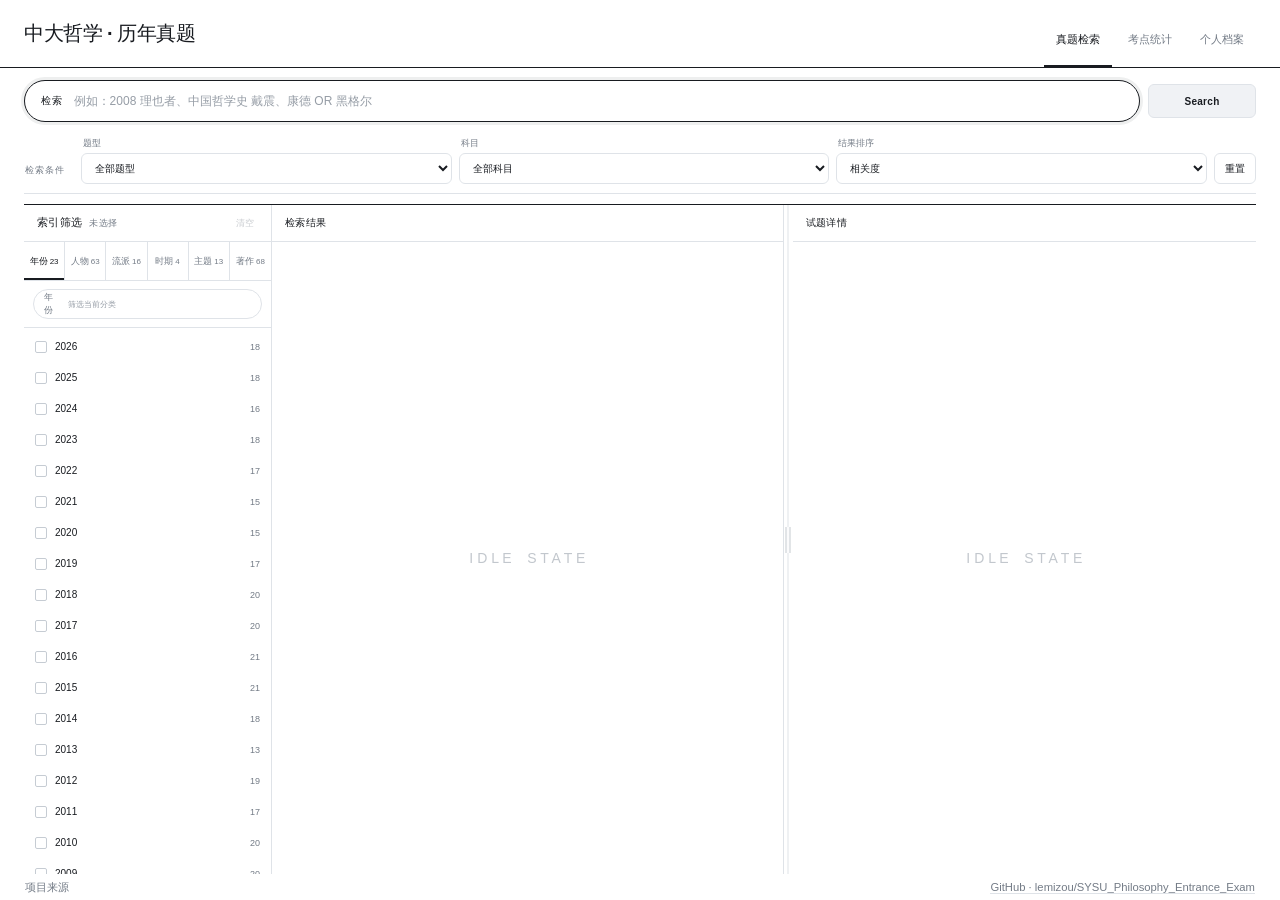
<file: index.html>
<!doctype html>
<html lang="zh-CN">
<head>
  <meta charset="utf-8">
  <meta name="viewport" content="width=device-width, initial-scale=1">
  <title>中大哲学 · 历年真题检索</title>
  <meta http-equiv="refresh" content="0; url=web/search.html">
  <script>
    const target = new URL("web/search.html", window.location.href);
    target.search = window.location.search;
    target.hash = window.location.hash;
    window.location.replace(target.href);
  </script>
</head>
<body>
  <p>正在打开<a href="web/search.html">历年真题检索</a>……</p>
</body>
</html>
</file>
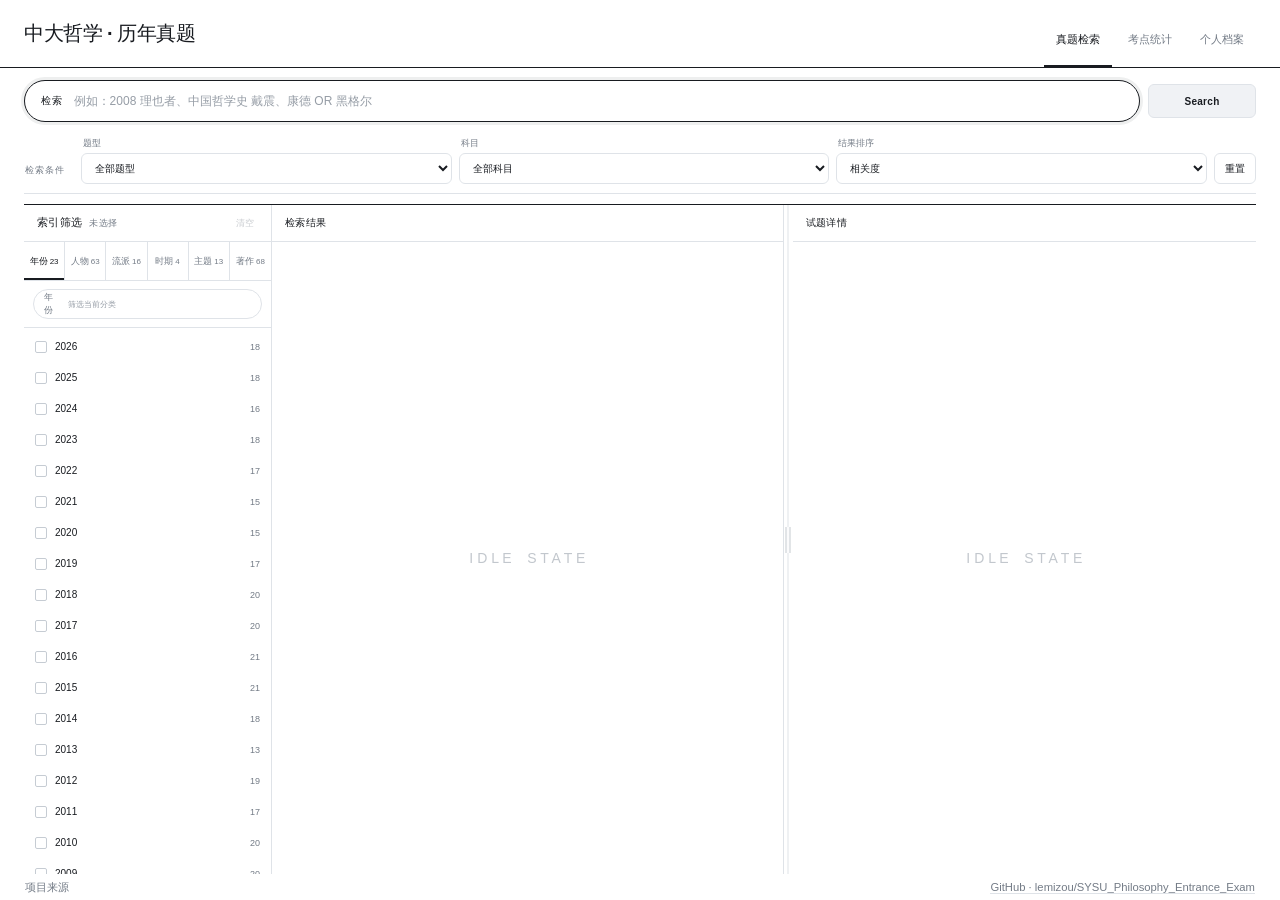
<file: web/search.html>
<!doctype html>
<html lang="zh-CN">
<head>
  <meta charset="utf-8">
  <meta name="viewport" content="width=device-width, initial-scale=1">
  <title>中大哲学 · 历年真题检索</title>
  <link rel="icon" href="data:,">
  <style>
    :root {
      --ink: #173b73;
      --ink-dark: #102a52;
      --paper: #f4f7fb;
      --white: #fff;
      --line: #d8e2ef;
      --muted: #627188;
      --accent: #c64132;
      --pale: #eaf0f8;
      --shadow: 0 18px 55px rgba(16, 42, 82, .12);
    }
    * { box-sizing: border-box; }
    body {
      margin: 0;
      min-height: 100vh;
      background: var(--paper);
      color: var(--ink-dark);
      font-family: "Microsoft YaHei UI", "PingFang SC", sans-serif;
    }
    main {
      width: min(1280px, calc(100% - 56px));
      margin: 0 auto;
      padding: 24px 0 32px;
    }
    .controls {
      display: grid;
      grid-template-columns: minmax(250px, 1fr) 175px auto;
      gap: 10px;
      margin-bottom: 10px;
    }
    .filter-strip {
      display: grid;
      grid-template-columns: auto minmax(145px, .8fr) 170px 150px auto;
      gap: 8px;
      align-items: stretch;
      margin-bottom: 18px;
      padding: 9px 10px;
      border: 1px solid var(--line);
      background: #eaf0f8;
    }
    .filter-strip-title {
      display: grid;
      place-items: center;
      padding: 0 7px;
      color: var(--ink);
      font: 700 12px/1 SimSun, "STSong", serif;
      letter-spacing: .08em;
    }
    .filter-control {
      display: grid;
      grid-template-rows: auto 1fr;
      gap: 4px;
      min-width: 0;
    }
    .filter-control span {
      color: var(--muted);
      font-size: 10px;
      font-weight: 700;
    }
    .filter-control select { min-height: 34px; width: 100%; }
    .reset-structured {
      align-self: end;
      min-height: 34px;
      padding: 0 11px;
      border: 1px solid #b8c7d9;
      background: transparent;
      color: var(--ink);
      font-size: 11px;
      font-weight: 700;
    }
    .reset-structured:hover { background: white; }
    .search-box {
      display: flex;
      align-items: center;
      background: var(--white);
      border: 1px solid var(--line);
      transition: border-color .16s, box-shadow .16s;
    }
    .search-box:focus-within {
      border-color: var(--ink);
      box-shadow: 0 0 0 3px rgba(23, 59, 115, .1);
    }
    .search-box label { padding: 0 12px; color: var(--ink); font-size: 12px; font-weight: 700; }
    input, select, button { font: inherit; }
    input {
      width: 100%;
      border: 0;
      outline: 0;
      padding: 12px 10px 12px 0;
      color: var(--ink-dark);
      background: transparent;
    }
    select {
      border: 1px solid var(--line);
      background: var(--white);
      color: var(--ink-dark);
      padding: 0 11px;
      outline: 0;
    }
    select:focus-visible, button:focus-visible {
      outline: 3px solid rgba(23, 59, 115, .2);
      outline-offset: 1px;
    }
    button {
      border: 0;
      padding: 0 19px;
      background: var(--accent);
      color: white;
      font-weight: 700;
      cursor: pointer;
    }
    #search:hover:not(:disabled) {
      background: #e8ebef;
      color: #181b20;
    }
    .workspace {
      display: grid;
      grid-template-columns: minmax(480px, 1.35fr) minmax(340px, .85fr);
      min-height: 545px;
      background: var(--white);
      box-shadow: var(--shadow);
      border: 1px solid var(--line);
    }
    .search-layout {
      display: grid;
      grid-template-columns: 282px minmax(0, 1fr);
      gap: 16px;
      align-items: stretch;
    }
    .tag-panel {
      height: 547px;
      display: flex;
      flex-direction: column;
      min-width: 0;
      background: var(--white);
      border: 1px solid var(--line);
      box-shadow: 0 12px 38px rgba(16, 42, 82, .08);
    }
    .tag-panel-head {
      min-height: 46px;
      display: flex;
      align-items: center;
      justify-content: space-between;
      gap: 12px;
      padding: 0 14px 0 16px;
      background: var(--ink);
      color: white;
    }
    .tag-panel-title {
      display: flex;
      align-items: baseline;
      gap: 8px;
      font: 700 15px/1 SimSun, "STSong", serif;
    }
    .tag-panel-title span {
      color: #cbd8e9;
      font: 400 11px/1.2 "Microsoft YaHei UI", sans-serif;
    }
    .clear-tags {
      min-height: 30px;
      padding: 0 8px;
      border: 1px solid rgba(255, 255, 255, .28);
      background: transparent;
      color: white;
      font-size: 11px;
      font-weight: 600;
    }
    .clear-tags:hover:not(:disabled) { background: rgba(255, 255, 255, .1); }
    .clear-tags:disabled,
    .clear-tags:disabled:hover,
    .clear-tags:disabled:active {
      background: transparent;
      opacity: .38;
      cursor: default;
    }
    .tag-tabs {
      display: grid;
      grid-template-columns: repeat(3, 1fr);
      border-bottom: 1px solid var(--line);
    }
    .tag-tab {
      min-height: 42px;
      padding: 6px 4px;
      border-right: 1px solid var(--line);
      border-bottom: 1px solid var(--line);
      background: #f8fafc;
      color: var(--muted);
      font-size: 11px;
      font-weight: 600;
    }
    .tag-tab:nth-child(3n) { border-right: 0; }
    .tag-tab:hover { background: var(--pale); color: var(--ink); }
    .tag-tab.active {
      background: var(--white);
      color: var(--ink);
      box-shadow: inset 0 -3px var(--accent);
    }
    .tag-tab strong {
      display: inline-block;
      min-width: 17px;
      margin-left: 3px;
      color: var(--accent);
      font-size: 10px;
    }
    .tag-tools {
      padding: 12px 12px 9px;
      border-bottom: 1px solid var(--line);
    }
    .tag-search {
      display: flex;
      align-items: center;
      border: 1px solid var(--line);
      background: #fbfcfe;
    }
    .tag-search label {
      padding-left: 9px;
      color: var(--muted);
      font-size: 11px;
      font-weight: 700;
    }
    .tag-search input { padding: 8px 8px; font-size: 12px; }
    .tag-list {
      flex: 1;
      min-height: 0;
      overflow: auto;
      padding: 4px 0 10px;
    }
    .tag-option {
      width: 100%;
      min-height: 36px;
      display: grid;
      grid-template-columns: 16px minmax(0, 1fr) auto;
      align-items: center;
      gap: 8px;
      padding: 7px 13px;
      background: white;
      color: var(--ink-dark);
      text-align: left;
      font-size: 12px;
      font-weight: 400;
    }
    .tag-option:hover { background: #f5f8fc; }
    .tag-option.selected {
      background: #e8eef7;
      box-shadow: inset 4px 0 var(--accent);
      color: var(--ink);
      font-weight: 700;
    }
    .tag-mark {
      width: 14px;
      height: 14px;
      display: grid;
      place-items: center;
      border: 1px solid #aab9cc;
      color: white;
      font-size: 10px;
      line-height: 1;
    }
    .tag-option.selected .tag-mark {
      border-color: var(--accent);
      background: var(--accent);
    }
    .tag-count {
      min-width: 24px;
      color: var(--muted);
      font-variant-numeric: tabular-nums;
      text-align: right;
    }
    .tag-empty {
      padding: 24px 16px;
      color: var(--muted);
      font-size: 12px;
      line-height: 1.7;
    }
    .results-panel { min-width: 0; border-right: 1px solid var(--line); }
    .panel-head {
      height: 46px;
      display: flex;
      align-items: center;
      justify-content: space-between;
      padding: 0 18px;
      background: var(--pale);
      color: var(--ink);
      font-size: 13px;
      font-weight: 700;
    }
    .panel-head span { color: var(--muted); font-weight: 400; }
    .results { height: 499px; overflow: auto; }
    .result {
      width: 100%;
      border-bottom: 1px solid #edf1f6;
      background: white;
      color: var(--ink-dark);
    }
    .result.active {
      background: #e2ebf7;
      box-shadow: inset 4px 0 var(--ink);
    }
    .result-summary {
      width: 100%;
      display: grid;
      grid-template-columns: 58px 94px 86px 1fr;
      gap: 10px;
      align-items: start;
      padding: 14px 16px 8px;
      background: transparent;
      color: var(--ink-dark);
      text-align: left;
      font-weight: 400;
    }
    .result-summary:hover { background: #f7f9fc; }
    .result.active .result-summary:hover { background: transparent; }
    .result-tags {
      display: flex;
      flex-wrap: wrap;
      gap: 5px;
      padding: 0 16px 12px 284px;
    }
    .meta { color: var(--muted); font-size: 12px; line-height: 1.55; }
    .question {
      display: -webkit-box;
      overflow: hidden;
      font-size: 14px;
      line-height: 1.6;
      -webkit-box-orient: vertical;
      -webkit-line-clamp: 2;
    }
    .result-copy { min-width: 0; }
    .match-fields {
      display: flex;
      flex-wrap: wrap;
      align-items: center;
      gap: 5px;
      margin-top: 7px;
    }
    .match-fields-label {
      margin-right: 1px;
      color: var(--muted);
      font-size: 10px;
    }
    .match-field {
      padding: 2px 6px;
      border: 1px solid #ccd7e5;
      background: #f6f8fb;
      color: #53657b;
      font-size: 10px;
      font-weight: 600;
      line-height: 1.3;
    }
    .result-snippet {
      display: -webkit-box;
      margin: 7px 0 0;
      overflow: hidden;
      color: var(--muted);
      font-size: 11px;
      line-height: 1.55;
      -webkit-box-orient: vertical;
      -webkit-line-clamp: 2;
    }
    mark.match {
      padding: 0 .08em;
      background: #ffed9f;
      box-shadow: inset 0 -1px #d6a72d;
      color: inherit;
    }
    .filter-tag {
      --tag-color: #496b9e;
      min-height: 27px;
      display: inline-flex;
      align-items: center;
      gap: 6px;
      padding: 3px 8px;
      border: 1px solid color-mix(in srgb, var(--tag-color) 38%, white);
      background: color-mix(in srgb, var(--tag-color) 7%, white);
      color: var(--tag-color);
      font-size: 11px;
      font-weight: 600;
      line-height: 1.25;
    }
    .filter-tag::before {
      width: 5px;
      height: 5px;
      border-radius: 50%;
      background: var(--tag-color);
      content: "";
    }
    .filter-tag:hover {
      border-color: var(--tag-color);
      background: color-mix(in srgb, var(--tag-color) 14%, white);
    }
    .filter-tag.selected {
      background: var(--tag-color);
      color: white;
    }
    .filter-tag.selected::before { background: white; }
    .filter-tag[data-filter-field="schools"] { --tag-color: #367667; }
    .filter-tag[data-filter-field="periods"] { --tag-color: #876a28; }
    .filter-tag[data-filter-field="topics"] { --tag-color: #a2463d; }
    .filter-tag[data-filter-field="works"] { --tag-color: #74558e; }
    .record-tags {
      display: flex;
      flex-wrap: wrap;
      gap: 7px;
    }
    .detail-panel { min-width: 0; }
    .detail {
      height: 499px;
      padding: 24px 26px;
      overflow: auto;
    }
    .detail h2 {
      margin: 0 0 4px;
      color: var(--ink);
      font: 700 21px/1.4 SimSun, "STSong", serif;
    }
    .detail .subline { margin: 0 0 24px; color: var(--muted); font-size: 13px; }
    .study-actions {
      display: flex;
      align-items: center;
      gap: 8px;
      margin: 4px 0 21px;
      padding: 0;
    }
    .study-action {
      min-height: 34px;
      padding: 0 12px;
      border: 1px solid var(--line);
      background: white;
      color: var(--ink);
      font-size: 11px;
      font-weight: 400;
    }
    .study-action:hover:not(:disabled) { border-color: var(--ink); background: var(--pale); }
    .study-action[data-state="saved"] { border-color: var(--ink); background: var(--pale); }
    .study-action-primary { border-color: var(--ink); background: var(--ink); color: white; }
    .study-action-primary:hover:not(:disabled) { background: var(--ink-dark); color: white; }
    .study-action:disabled { cursor: wait; opacity: .58; }
    .study-action-icon { display: inline-block; width: 14px; margin-right: 3px; text-align: center; }
    .question-note-editor {
      margin: -13px 0 21px;
      padding: 14px;
      border: 1px solid #c6ccd3;
      border-radius: 7px;
      background: transparent;
    }
    .note-editor-head, .note-editor-foot, .note-conflict-actions {
      display: flex;
      align-items: center;
      gap: 9px;
    }
    .note-editor-head { margin-bottom: 9px; }
    .note-editor-title { font: 700 13px/1.4 SimSun, "STSong", serif; }
    .note-editor-status { margin-left: auto; color: var(--muted); font-size: 10px; }
    .note-editor-status.error { color: var(--accent); }
    .note-editor-close { border: 0; padding: 2px 0 2px 8px; background: transparent; color: var(--muted); font-size: 10px; }
    .note-editor-content {
      display: block;
      width: 100%;
      min-height: 132px;
      overflow-y: hidden;
      resize: none;
      padding: 10px 11px;
      border: 1px solid var(--line);
      background: white;
      color: var(--ink);
      font: 13px/1.7 inherit;
    }
    .note-editor-content:focus { outline: 1px solid #c6ccd3; border-color: #c6ccd3; }
    .note-editor-foot { margin-top: 9px; }
    .note-editor-hint { color: var(--muted); font-size: 9px; }
    .note-editor-count { color: var(--muted); font: 9px ui-monospace, Consolas, monospace; }
    .note-editor-button { min-height: 30px; padding: 0 10px; border: 1px solid var(--line); border-radius: 7px; background: white; font-size: 10px; font-weight: 400; }
    .note-editor-sync { margin-left: auto; border-color: var(--ink); background: var(--ink); color: white; }
    .note-editor-delete { color: var(--accent); }
    .note-editor-conflict { margin: 9px 0 0; padding: 9px; background: #f3eee5; color: var(--ink); font-size: 10px; }
    .note-conflict-actions { margin-top: 7px; }
    .detail-match { margin: -14px 0 22px; }
    .detail section { margin: 0 0 21px; }
    .detail h3 {
      margin: 0 0 6px;
      color: var(--accent);
      font-size: 12px;
      letter-spacing: .08em;
    }
    .detail p { margin: 0; font-size: 14px; line-height: 1.85; white-space: pre-wrap; }
    .empty { color: var(--muted); padding: 42px 24px; line-height: 1.8; }
    .missing-question-action {
      min-height: 34px;
      margin-top: 14px;
      padding: 0 14px;
      background: var(--ink);
      font-size: 11px;
    }
    footer {
      min-height: 30px;
      display: flex;
      align-items: center;
      justify-content: space-between;
      padding: 12px 1px 0;
      color: var(--muted);
      font-size: 9px;
    }
    @media (max-width: 850px) {
      main { width: min(100% - 28px, 680px); }
      .controls { grid-template-columns: minmax(0, 1fr) 84px; }
      .search-box { grid-column: auto; }
      #search { min-height: 34px; }
      .workspace { grid-template-columns: 1fr; }
      .results-panel { border-right: 0; border-bottom: 1px solid var(--line); }
      .results { height: 380px; }
      .detail { height: auto; min-height: 360px; }
      .filter-strip {
        grid-template-columns: repeat(2, minmax(0, 1fr));
      }
      .filter-strip-title { display: none; }
    }
    @media (max-width: 1200px) {
      .search-layout { grid-template-columns: 1fr; }
      .tag-panel { height: auto; max-height: 410px; }
      .tag-tabs { grid-template-columns: repeat(6, 1fr); }
      .tag-tab { border-bottom: 0; }
      .tag-tab:nth-child(3n) { border-right: 1px solid var(--line); }
      .tag-tab:last-child { border-right: 0; }
      .tag-list { min-height: 150px; }
    }
    @media (max-width: 560px) {
      .tag-tabs { grid-template-columns: repeat(3, 1fr); }
      .tag-tab { border-bottom: 1px solid var(--line); }
      .tag-tab:nth-child(3n) { border-right: 0; }
      .result-summary {
        grid-template-columns: 52px 1fr;
        gap: 6px 10px;
      }
      .result-summary .result-copy { grid-column: 1 / -1; }
      .result-tags { padding-left: 16px; }
      .filter-strip { grid-template-columns: 1fr; }
      .study-actions { flex-wrap: wrap; }
      .study-action { flex: 1 1 calc(50% - 4px); padding-inline: 8px; }
      .question-note-editor { padding: 12px; }
      .note-editor-foot { flex-wrap: wrap; }
      .note-editor-hint { width: 100%; }
      .note-editor-sync { margin-left: auto; }
    }
    @media (prefers-reduced-motion: no-preference) {
      .workspace { animation: arrive .28s ease-out both; }
      @keyframes arrive { from { opacity: 0; transform: translateY(6px); } }
    }
  </style>
  <link rel="icon" href="data:,">
  <link rel="stylesheet" href="editorial.css?v=45">
  <link rel="stylesheet" href="auth.css?v=1">
</head>
<body>
  <header class="site-header">
    <div class="brand">
      <h1>中大哲学 · 历年真题</h1>
    </div>
    <nav class="primary-nav" aria-label="主要页面">
      <a class="active" href="search.html" aria-current="page"><span>真题检索</span></a>
      <a href="statistics.html"><span>考点统计</span></a>
      <a href="user.html"><span>个人档案</span></a>
    </nav>
  </header>

  <main>
    <div class="controls">
      <div class="search-box">
        <label for="keyword">检索</label>
        <input id="keyword" autocomplete="off" placeholder="例如：2008 理也者、中国哲学史 戴震、康德 OR 黑格尔">
      </div>
      <button id="search" type="button">Search</button>
    </div>
    <div class="filter-strip" aria-label="结构化筛选和排序">
      <div class="filter-strip-title">检索条件</div>
      <label class="filter-control">
        <span>题型</span>
        <select id="sectionFilter">
          <option value="">全部题型</option>
          <option value="full_paper">全卷概览</option>
        </select>
      </label>
      <label class="filter-control">
        <span>科目</span>
        <select id="subject" aria-label="按科目筛选">
          <option value="">全部科目</option>
        </select>
      </label>
      <label class="filter-control">
        <span>结果排序</span>
        <select id="sortMode">
          <option value="relevance">相关度</option>
          <option value="year_desc">年份从新到旧</option>
          <option value="year_asc">年份从旧到新</option>
        </select>
      </label>
      <button class="reset-structured" id="resetStructured" type="button">重置</button>
    </div>

    <div class="search-layout">
      <aside class="tag-panel" aria-label="年份与分类标签筛选">
        <div class="tag-panel-head">
          <div class="tag-panel-title">索引筛选 <span id="selectedTagCount">未选择</span></div>
          <button class="clear-tags" id="clearTags" type="button" disabled>清空</button>
        </div>
        <div class="tag-scroll-region">
          <div class="tag-tabs" id="tagTabs"></div>
          <div class="tag-tools">
            <div class="tag-search">
              <label for="tagSearch" id="tagSearchLabel">年份</label>
              <input id="tagSearch" autocomplete="off" placeholder="筛选当前分类">
            </div>
          </div>
          <div class="tag-list" id="tagList"></div>
        </div>
      </aside>

      <div class="workspace" data-mobile-pane="results">
        <nav class="mobile-pane-switch" aria-label="移动端内容切换">
          <button type="button" data-pane-button="results" aria-pressed="true">
            检索结果
          </button>
          <button type="button" data-pane-button="detail" aria-pressed="false">
            题目详情
          </button>
        </nav>
        <section class="results-panel">
          <div class="panel-head">检索结果 <span id="resultCount"></span></div>
          <div class="results" id="results"></div>
        </section>
        <div class="pane-resizer" id="paneResizer" role="separator"
          aria-label="调整检索结果和试题详情的宽度"
          aria-orientation="vertical" aria-valuemin="32" aria-valuemax="68"
          aria-valuenow="52" tabindex="0"></div>
        <aside class="detail-panel">
          <div class="panel-head">
            <span class="panel-head-label">试题详情</span>
            <span class="detail-context" id="detailContext"></span>
          </div>
          <div class="detail" id="detail">
            <div class="detail-pending">I D L E&nbsp;&nbsp;&nbsp;&nbsp;S T A T E</div>
          </div>
        </aside>
      </div>
    </div>
    <footer>
      <span>项目来源</span>
      <a href="https://github.com/lemizou/SYSU_Philosophy_Entrance_Exam"
        target="_blank" rel="noopener noreferrer">
        GitHub · lemizou/SYSU_Philosophy_Entrance_Exam
      </a>
    </footer>
  </main>

  <dialog class="auth-dialog" id="authDialog" aria-labelledby="authTitle">
    <button class="dialog-close" id="closeAuthDialog" type="button" aria-label="关闭登录窗口">×</button>
    <div class="auth-card" id="authCard">
      <div>
        <p class="eyebrow">PRIVATE ARCHIVE</p>
        <h2 id="authTitle">邮箱登录</h2>
        <p id="authMessage">登录后，收藏和笔记会安全保存到你的私人档案。</p>
      </div>
      <form id="emailLoginForm">
        <label for="loginEmail">1. 填写邮箱并获取验证码</label>
        <div class="auth-row"><input id="loginEmail" name="email" type="email" autocomplete="email" required placeholder="you@example.com"><button type="submit">发送验证码</button></div>
      </form>
      <form id="otpForm">
        <label for="loginOtp">2. 填写邮件中的验证码</label>
        <div class="auth-row"><input id="loginOtp" name="otp" inputmode="numeric" autocomplete="one-time-code" required placeholder="请先发送验证码" disabled><button type="submit" disabled>登录</button></div>
      </form>
      <div class="session-row" id="sessionRow" hidden><span id="sessionEmail"></span><button id="signOut" type="button">退出登录</button></div>
    </div>
  </dialog>

  <script src="search_query.js"></script>
  <script src="tag_filters.js"></script>
  <script src="vendor/minisearch-7.2.0.js"></script>
  <script src="concept_aliases.js"></script>
  <script src="search_index.js?v=3"></script>
  <script src="search_engine.js?v=3"></script>
  <script src="search_highlight.js?v=2"></script>
  <script src="result_sort.js"></script>
  <script src="full_paper.js"></script>
  <script src="url_state.js"></script>
  <script src="supabase-config.js?v=2"></script>
  <script src="user_backend.js?v=2"></script>
  <script src="auth_controller.js?v=5"></script>
  <script src="page_memory.js?v=2"></script>
  <script src="question_actions.js?v=4"></script>
  <script src="note_editor.js?v=4"></script>
  <script>
    const $ = (id) => document.getElementById(id);
    let questions = [];
    let aliasMap = new Map();
    let conceptAliases = ConceptAliases.create([]);
    let searchIndex = null;
    let tagCatalog = [];
    let tagCounts = new Map();
    let filtered = [];
    let availableYears = [];
    let selectedYears = [];
    let activeIndex = -1;
    let activeQuestionId = "";
    let activeQuestionMode = "";
    let restoredQuestionId = "";
    let restoredQuestionMode = "";
    let activeTagField = "years";
    let activeKeywordQuery = { positiveGroups: [], excludedTerms: [] };
    let activeFuzzyIds = new Set();
    let urlStateReady = false;
    let questionBackend = null;
    let questionAuthController = null;
    let questionAuthUi = null;
    let questionActions = null;
    let questionNoteEditor = null;
    const SEARCH_PANE_STORAGE_KEY = "sysu-search-mobile-pane-v1";
    const SEARCH_TAG_FIELD_STORAGE_KEY = "sysu-search-tag-field-v1";
    const SEARCH_SPLIT_STORAGE_KEY = "sysu-search-pane-split-v1";

    async function openQuestionNote(action) {
      if (activeQuestionId !== action.questionId) {
        location.assign(action.returnUrl);
        return;
      }
      activeQuestionMode = "note";
      syncUrlState("push");
      questionNoteEditor?.open(action.questionId);
    }

    async function resumeQuestionAction() {
      const completed = await questionAuthController.runPendingAction({
        favorite: (action) => questionBackend.addFavorite(action.questionId),
        "open-note": openQuestionNote
      });
      if (completed?.type === "favorite" && activeQuestionId === completed.questionId) {
        await questionActions?.activate(completed.questionId);
      }
      return completed;
    }

    async function initializeQuestionAuth() {
      try {
        questionBackend = UserBackend.createUserBackend(window.__SUPABASE_CONFIG__);
        questionAuthController = AuthController.createAuthController({ backend: questionBackend });
        questionAuthUi = AuthController.bindAuthDialog({
          controller: questionAuthController,
          async onSignedIn(user) {
            if (window.__questionAuth) window.__questionAuth.user = user;
            await questionBackend.recordActivity();
            await resumeQuestionAction();
          },
          onSignedOut: () => location.reload()
        });
        questionNoteEditor = NoteEditor.createNoteEditor({
          backend: questionBackend,
          authController: questionAuthController,
          authUi: questionAuthUi,
          onSaved({ questionId }) {
            questionActions?.markFavorite(questionId);
          },
          onClose() {
            activeQuestionMode = "";
            syncUrlState("replace");
          }
        });
        questionActions = QuestionActions.createQuestionActions({
          backend: questionBackend,
          authController: questionAuthController,
          authUi: questionAuthUi,
          onOpenNote: openQuestionNote
        });
        const user = await questionAuthUi.initialize();
        window.__questionAuth = {
          backend: questionBackend,
          controller: questionAuthController,
          ui: questionAuthUi,
          user
        };
      } catch (error) {
        $("authMessage").textContent = error.message || "后端初始化失败";
        $("authMessage").classList.add("error-message");
      }
    }

    initializeQuestionAuth();

    const normalize = SearchEngine.normalize;
    const escapeHtml = (value) =>
      String(value ?? "").replace(/[&<>"']/g, (c) =>
        ({ "&": "&amp;", "<": "&lt;", ">": "&gt;", '"': "&quot;", "'": "&#039;" })[c]);
    const tagFields = SearchEngine.TAG_FIELDS;
    const indexFields = ["years", ...tagFields];
    const selectedTags = Object.fromEntries(tagFields.map((field) => [field, []]));
    const tagFieldConfig = {
      years: { label: "年份" },
      philosophers: { label: "人物", type: "philosopher" },
      schools: { label: "流派", type: "school" },
      periods: { label: "时期", type: "period" },
      topics: { label: "主题", type: "topic" },
      works: { label: "著作", type: "work" }
    };
    const fieldByTagType = Object.fromEntries(
      Object.entries(tagFieldConfig)
        .filter(([, config]) => config.type)
        .map(([field, config]) => [config.type, field])
    );
    const selectedValuesFor = (field) =>
      field === "years" ? selectedYears : selectedTags[field];
    const tagsFor = (question) =>
      tagFields.flatMap((field) => question[field] || []);
    const canonicalize = (value) => {
      const normalized = normalize(value);
      return normalize(aliasMap.get(normalized) || value);
    };

    function buildSearchConditions() {
      const subject = $("subject").value;
      return {
        keyword: $("keyword").value,
        tags: Object.fromEntries(
          tagFields.map((field) => [field, [...selectedTags[field]]])
        ),
        years: selectedYears.map(Number),
        subjects: subject ? [subject] : [],
        sections: $("sectionFilter").value
          && $("sectionFilter").value !== FullPaper.SECTION_VALUE
          ? [$("sectionFilter").value]
          : [],
        fullPaper: $("sectionFilter").value === FullPaper.SECTION_VALUE,
        sortMode: $("sortMode").value
      };
    }

    function captureUrlState() {
      return {
        keyword: $("keyword").value,
        question: activeQuestionId,
        mode: activeQuestionId ? activeQuestionMode : "",
        subject: $("subject").value,
        years: [...selectedYears],
        yearFrom: "",
        yearTo: "",
        section: $("sectionFilter").value,
        sortMode: $("sortMode").value,
        tags: Object.fromEntries(
          tagFields.map((field) => [field, [...selectedTags[field]]])
        )
      };
    }

    function selectHasValue(id, value) {
      return [...$(id).options].some((option) => option.value === value);
    }

    function canonicalTagForField(field, value) {
      const canonical = aliasMap.get(normalize(value)) || value;
      return tagCatalog.find((tag) =>
        tag.field === field && normalize(tag.name) === normalize(canonical))?.name;
    }

    function restoreUrlState(state) {
      restoredQuestionId = state.question || "";
      restoredQuestionMode = restoredQuestionId && state.mode === "note" ? "note" : "";
      $("keyword").value = state.keyword;
      $("subject").value = selectHasValue("subject", state.subject)
        ? state.subject
        : "";
      $("sectionFilter").value = selectHasValue("sectionFilter", state.section)
        ? state.section
        : "";
      $("sortMode").value = ResultSort.MODES.includes(state.sortMode)
        ? state.sortMode
        : "relevance";

      let restoredYears = (state.years || [])
        .map(String)
        .filter((year) => availableYears.includes(Number(year)));
      if (!restoredYears.length && (state.yearFrom || state.yearTo)) {
        const yearFrom = Number(state.yearFrom) || -Infinity;
        const yearTo = Number(state.yearTo) || Infinity;
        const lower = Math.min(yearFrom, yearTo);
        const upper = Math.max(yearFrom, yearTo);
        restoredYears = availableYears
          .filter((year) => year >= lower && year <= upper)
          .map(String);
      }
      selectedYears.splice(
        0,
        selectedYears.length,
        ...new Set(restoredYears)
      );

      for (const field of tagFields) {
        const restoredTags = (state.tags[field] || [])
          .map((value) => canonicalTagForField(field, value))
          .filter(Boolean);
        selectedTags[field].splice(
          0,
          selectedTags[field].length,
          ...new Set(restoredTags)
        );
      }
      const selectedField = indexFields.find((field) => selectedValuesFor(field).length);
      let rememberedField = "";
      try { rememberedField = localStorage.getItem(SEARCH_TAG_FIELD_STORAGE_KEY) || ""; } catch (_) {}
      activeTagField = selectedField
        || (indexFields.includes(rememberedField) ? rememberedField : "years");
      $("tagSearch").value = "";
    }

    function syncUrlState(historyMode) {
      if (!urlStateReady || historyMode === "none") return;
      const query = UrlState.serialize(captureUrlState());
      const nextSearch = query ? `?${query}` : "";
      if (nextSearch === window.location.search) return;
      const nextUrl = `${window.location.pathname}${nextSearch}${window.location.hash}`;
      if (historyMode === "replace") {
        window.history.replaceState(null, "", nextUrl);
      } else {
        window.history.pushState(null, "", nextUrl);
      }
    }

    function matchesSearchConditions(question, conditions) {
      return SearchEngine.matches(
        question,
        conditions,
        canonicalize,
        conceptAliases.expand
      );
    }

    function populateFilters() {
      availableYears = [...new Set(questions.map((q) => q.year))]
        .sort((a, b) => a - b);
      const subjects = [...new Set(questions.map((q) => q.subject))].sort();
      $("subject").insertAdjacentHTML("beforeend",
        subjects.map((v) => `<option value="${escapeHtml(v)}">${escapeHtml(v)}</option>`).join(""));
      const sectionCounts = new Map();
      questions.forEach((question) => {
        const section = question.section || "未标注";
        sectionCounts.set(section, (sectionCounts.get(section) || 0) + 1);
      });
      const sectionOrder = new Map(
        ["第一类", "第二类", "第三类"].map((name, index) => [name, index])
      );
      const sections = [...sectionCounts]
        .sort((left, right) =>
          (sectionOrder.get(left[0]) ?? 99)
          - (sectionOrder.get(right[0]) ?? 99)
          || left[0].localeCompare(right[0], "zh-CN"));
      $("sectionFilter").insertAdjacentHTML(
        "beforeend",
        sections.map(([name, count]) =>
          `<option value="${escapeHtml(name)}">${escapeHtml(name)}（${count}）</option>`
        ).join("")
      );
    }

    function prepareTagCatalog(taxonomy) {
      const yearCatalog = [...new Set(questions.map((question) => question.year))]
        .map((year) => ({ name: String(year), field: "years" }));
      tagCatalog = yearCatalog.concat((taxonomy.tags || [])
        .map((tag) => ({
          name: tag.name,
          field: fieldByTagType[tag.type]
        }))
        .filter((tag) => tag.name && tag.field));
      tagCounts = TagFilters.countByField(questions, tagFields);
      questions.forEach((question) => {
        const key = `years\u0000${question.year}`;
        tagCounts.set(key, (tagCounts.get(key) || 0) + 1);
      });
    }

    function renderTagPanel() {
      const totalSelected = indexFields.reduce(
        (total, field) => total + selectedValuesFor(field).length, 0);
      $("selectedTagCount").textContent =
        totalSelected ? `已选 ${totalSelected} 项` : "未选择";
      $("clearTags").disabled = totalSelected === 0;

      $("tagTabs").innerHTML = indexFields.map((field) => {
        const config = tagFieldConfig[field];
        const selectedCount = selectedValuesFor(field).length;
        const catalogCount = tagCatalog.filter((tag) => tag.field === field).length;
        const count = selectedCount ? `${selectedCount}/${catalogCount}` : catalogCount;
        return `
          <button class="tag-tab ${field === activeTagField ? "active" : ""}"
            type="button" data-field="${field}"
            aria-pressed="${field === activeTagField}">
            ${config.label}<strong>${count}</strong>
          </button>`;
      }).join("");

      $("tagSearchLabel").textContent = tagFieldConfig[activeTagField].label;
      const needle = normalize($("tagSearch").value);
      const selected = new Set(selectedValuesFor(activeTagField));
      const visibleTags = tagCatalog
        .filter((tag) =>
          tag.field === activeTagField
          && (
            selected.has(tag.name)
            || !needle
            || normalize(tag.name).includes(needle)
          ))
        .sort((left, right) => {
          const selectedOrder =
            Number(selected.has(right.name)) - Number(selected.has(left.name));
          if (selectedOrder) return selectedOrder;
          if (activeTagField === "years") {
            return Number(right.name) - Number(left.name);
          }
          const countOrder =
            (tagCounts.get(`${activeTagField}\u0000${right.name}`) || 0)
            - (tagCounts.get(`${activeTagField}\u0000${left.name}`) || 0);
          return countOrder || left.name.localeCompare(right.name, "zh-CN");
        });

      if (!visibleTags.length) {
        const message = tagCatalog.some((tag) => tag.field === activeTagField)
          ? "没有匹配的标签，请减少输入内容。"
          : "当前题库尚无这一类标签。";
        $("tagList").innerHTML = `<div class="tag-empty">${message}</div>`;
        return;
      }

      $("tagList").innerHTML = visibleTags.map((tag) => {
        const isSelected = selected.has(tag.name);
        const count = tagCounts.get(`${activeTagField}\u0000${tag.name}`) || 0;
        return `
          <button class="tag-option ${isSelected ? "selected" : ""}"
            type="button" data-field="${activeTagField}"
            data-tag="${escapeHtml(tag.name)}" aria-pressed="${isSelected}">
            <span class="tag-mark" aria-hidden="true">${isSelected ? "✓" : ""}</span>
            <span>${escapeHtml(tag.name)}</span>
            <span class="tag-count">${count}</span>
          </button>`;
      }).join("");
    }

    function applySearch(options) {
      const historyMode = options?.historyMode || "push";
      const requestedQuestionId = options?.restoreQuestion ? restoredQuestionId : "";
      const requestedQuestionMode = requestedQuestionId ? restoredQuestionMode : "";
      restoredQuestionId = "";
      restoredQuestionMode = "";
      activeQuestionId = "";
      activeQuestionMode = "";
      activeFuzzyIds = new Set();
      let conditions;
      try {
        conditions = buildSearchConditions();
        conditions.keywordQuery = SearchQuery.parse(conditions.keyword);
        activeKeywordQuery = conditions.keywordQuery;
      } catch (error) {
        activeKeywordQuery = { positiveGroups: [], excludedTerms: [] };
        filtered = [];
        activeIndex = -1;
        $("resultCount").textContent = "语法错误";
        $("results").innerHTML =
          `<div class="empty">检索语法错误：${escapeHtml(error.message)}</div>`;
        $("detail").innerHTML =
          '<div class="empty">请检查 OR、引号或排除词的写法。</div>';
        renderTagPanel();
        syncUrlState(historyMode);
        return;
      }
      const requestedQuestion = requestedQuestionId
        ? questions.find((question) => question.id === requestedQuestionId)
        : null;
      if (requestedQuestionId && !requestedQuestion) {
        filtered = [];
        activeIndex = -1;
        renderMissingQuestion(requestedQuestionId);
        renderTagPanel();
        setMobilePane("detail");
        syncUrlState(historyMode);
        return;
      }
      const hasSearchConditions = Boolean(
        conditions.keyword.trim()
        || conditions.years.length
        || conditions.subjects.length
        || conditions.sections.length
        || conditions.fullPaper
        || tagFields.some((field) => conditions.tags[field].length)
      );
      if (!hasSearchConditions) {
        if (requestedQuestion) {
          filtered = [requestedQuestion];
          activeIndex = 0;
          activeQuestionId = requestedQuestion.id;
          activeQuestionMode = requestedQuestionMode;
          renderResults();
          renderActiveDetail();
          renderTagPanel();
          setMobilePane("detail");
          syncUrlState(historyMode);
          return;
        }
        filtered = [];
        activeIndex = -1;
        renderIdleState();
        renderTagPanel();
        setMobilePane("results");
        syncUrlState(historyMode);
        return;
      }
      const exactMatches = questions.filter((question) =>
        matchesSearchConditions(question, conditions));
      const exactIds = new Set(exactMatches.map((question) => question.id));
      const supportsFuzzyFallback =
        activeKeywordQuery.positiveGroups.length === 1
        && activeKeywordQuery.positiveGroups[0].length === 1
        && activeKeywordQuery.excludedTerms.length === 0;
      const fuzzyScores = supportsFuzzyFallback && searchIndex
        ? searchIndex.search(activeKeywordQuery.positiveGroups[0][0])
        : new Map();
      const structuralConditions = {
        ...conditions,
        keyword: "",
        keywordQuery: { positiveGroups: [], excludedTerms: [] }
      };
      const fuzzyMatches = questions.filter((question) =>
        !exactIds.has(question.id)
        && fuzzyScores.has(question.id)
        && matchesSearchConditions(question, structuralConditions));
      activeFuzzyIds = new Set(fuzzyMatches.map((question) => question.id));
      let sortedMatches;
      if (conditions.sortMode === "relevance") {
        const exactSorted = ResultSort.sort(
          exactMatches,
          conditions.sortMode,
          activeExpandedTerms(),
          tagFields,
          canonicalize
        );
        fuzzyMatches.sort((left, right) =>
          fuzzyScores.get(right.id) - fuzzyScores.get(left.id)
          || Number(right.year) - Number(left.year));
        sortedMatches = exactSorted.concat(fuzzyMatches);
      } else {
        sortedMatches = ResultSort.sort(
          exactMatches.concat(fuzzyMatches),
          conditions.sortMode,
          activeExpandedTerms(),
          tagFields,
          canonicalize
        );
      }
      filtered = conditions.fullPaper
        ? FullPaper.build(questions, sortedMatches)
        : sortedMatches;
      activeIndex = -1;
      renderResults();
      const requestedIndex = $("sectionFilter").value === FullPaper.SECTION_VALUE
        ? -1
        : filtered.findIndex((question) => question.id === requestedQuestionId);
      if (requestedIndex >= 0) {
        setActiveResult(requestedIndex);
        activeQuestionId = filtered[requestedIndex].id;
        activeQuestionMode = requestedQuestionMode;
        renderActiveDetail();
        setMobilePane("detail");
      } else if (!filtered.length) {
        renderEmpty();
      } else {
        renderSearchPending();
      }
      renderTagPanel();
      if (requestedIndex < 0) setMobilePane("results");
      syncUrlState(historyMode);
    }

    function activePositiveTerms() {
      return [...new Set(activeKeywordQuery.positiveGroups.flat())];
    }

    function activeExpandedTerms() {
      return [...new Set(activePositiveTerms().flatMap(conceptAliases.expand))];
    }

    function matchingFieldLabels(question, terms) {
      if (!terms.length) return [];
      const expandedTerms = activeExpandedTerms();
      const values = [question.question, question.passage, ...tagsFor(question)];
      const originalMatch = values.some((value) =>
        SearchHighlight.hasMatch(value, terms, canonicalize));
      const expandedMatch = expandedTerms.length > terms.length
        && values.some((value) =>
          SearchHighlight.hasMatch(value, expandedTerms, canonicalize));
      const fields = [];
      if (activeFuzzyIds.has(question.id)) fields.push("模糊匹配");
      if (!originalMatch && expandedMatch) fields.push("概念别名");
      if (SearchHighlight.hasMatch(question.question, expandedTerms, canonicalize)) {
        fields.push("题干");
      }
      if (SearchHighlight.hasMatch(question.passage, expandedTerms, canonicalize)) {
        fields.push("材料");
      }
      if (
        tagFields.some((field) =>
          (question[field] || []).some((name) =>
            SearchHighlight.hasMatch(name, expandedTerms, canonicalize)))
      ) {
        fields.push("标签");
      }
      return fields;
    }

    function renderMatchFields(question, className = "") {
      const labels = matchingFieldLabels(question, activePositiveTerms());
      if (!labels.length) return "";
      return `
        <div class="match-fields ${className}">
          <span class="match-fields-label">命中</span>
          ${labels.map((label) =>
            `<span class="match-field">${label}</span>`).join("")}
        </div>`;
    }

    function renderPassageSnippet(question) {
      if (!question.passage) return "";
      const terms = activePositiveTerms();
      const matchedSnippet = terms.length
        ? SearchHighlight.snippet(
          question.passage,
          activeExpandedTerms(),
          canonicalize,
          escapeHtml,
          34
        )
        : "";
      const content = matchedSnippet
        || SearchHighlight.excerpt(question.passage, escapeHtml, 72);
      return `<p class="result-snippet">${content}</p>`;
    }

    function renderResults() {
      if ($("sectionFilter").value === FullPaper.SECTION_VALUE) {
        renderPaperResults();
        return;
      }
      $("resultCount").textContent = `${filtered.length} 道`;
      if (!filtered.length) {
        $("results").innerHTML = '<div class="empty">没有找到符合条件的真题。<br>可以减少关键词或清空筛选条件。</div>';
        return;
      }
      $("results").innerHTML = filtered.map((q, index) => `
        <article class="result ${index === activeIndex ? "active" : ""}" data-index="${index}">
          <button class="result-summary" type="button" data-index="${index}"
            aria-label="查看 ${escapeHtml(q.year)} 年${escapeHtml(q.subject)}题目">
            <span class="meta">${escapeHtml(q.year)}</span>
            <span class="meta">${escapeHtml(q.subject)}</span>
            <span class="meta">${escapeHtml(q.section)}</span>
            <div class="result-copy">
              <div class="question">${SearchHighlight.highlight(
                q.question,
                activeExpandedTerms(),
                canonicalize,
                escapeHtml
              )}</div>
              ${renderMatchFields(q)}
              ${renderPassageSnippet(q)}
            </div>
          </button>
          <div class="result-tags">${renderQuestionTags(q)}</div>
        </article>`).join("");
    }

    function renderPaperResults() {
      $("resultCount").textContent = `${filtered.length} 份`;
      if (!filtered.length) {
        $("results").innerHTML =
          '<div class="empty">没有找到符合条件的完整试卷。<br>可以调整年份、科目或减少其他筛选条件。</div>';
        return;
      }
      $("results").innerHTML = filtered.map((paper, index) => {
        const sections = FullPaper.sectionGroups(paper.questions)
          .map((group) => group.section).join(" · ");
        return `
          <article class="result paper-result ${index === activeIndex ? "active" : ""}"
            data-index="${index}">
            <button class="result-summary" type="button" data-index="${index}"
              aria-label="查看 ${escapeHtml(paper.year)} 年${escapeHtml(paper.subject)}完整试卷">
              <span class="meta">${escapeHtml(paper.year)}</span>
              <span class="meta">${escapeHtml(paper.subject)}</span>
              <span class="meta">全卷概览</span>
              <div class="result-copy">
                <div class="question">${paper.questions.length} 道题</div>
                <p class="paper-sections">${escapeHtml(sections)}</p>
              </div>
            </button>
          </article>`;
      }).join("");
    }

    function setActiveResult(nextIndex) {
      const results = $("results");
      const nextResult = results.querySelector(
        `.result[data-index="${nextIndex}"]`
      );
      if (!nextResult) return false;

      const previousResult = results.querySelector(".result.active");
      if (previousResult !== nextResult) {
        previousResult?.classList.remove("active");
        nextResult.classList.add("active");
      }
      activeIndex = nextIndex;
      return true;
    }

    function section(label, value, highlight = false, className = "") {
      if (!value) return "";
      const content = highlight
        ? SearchHighlight.highlight(
          value,
          activeExpandedTerms(),
          canonicalize,
          escapeHtml
        )
        : escapeHtml(value);
      return `<section${className ? ` class="${className}"` : ""}><h3>${label}</h3><p>${content}</p></section>`;
    }

    function renderFilterTag(field, name) {
      const isSelected = selectedTags[field].includes(name);
      const typeLabel = tagFieldConfig[field].label;
      const action = isSelected ? "取消" : "筛选";
      return `
        <button class="filter-tag ${isSelected ? "selected" : ""}"
          type="button" data-filter-field="${field}"
          data-filter-tag="${escapeHtml(name)}" aria-pressed="${isSelected}"
          aria-label="${action}${typeLabel}标签：${escapeHtml(name)}"
          title="${action}${typeLabel}标签">
          ${SearchHighlight.highlight(
            name,
            activeExpandedTerms(),
            canonicalize,
            escapeHtml
          )}
        </button>`;
    }

    function renderQuestionTags(question) {
      return tagFields.flatMap((field) =>
        (question[field] || []).map((name) => renderFilterTag(field, name))
      ).join("");
    }

    function tagSection(label, field, values) {
      if (!values?.length) return "";
      return `
        <section>
          <h3>${label}</h3>
          <div class="record-tags">
            ${values.map((name) => renderFilterTag(field, name)).join("")}
          </div>
        </section>`;
    }

    function toggleRecordTag(field, name) {
      if (!tagFieldConfig[field] || !name) return;
      activeTagField = field;
      $("tagSearch").value = "";
      TagFilters.toggle(selectedTags[field], name);
      applySearch();
    }

    function renderDetail(q) {
      $("detailContext").textContent = `${q.year} · ${q.subject || "未知科目"}`;
      $("detail").innerHTML = `
        <p class="subline">${escapeHtml(q.section || "未知题型")} · 第 ${escapeHtml(q.number ?? "—")} 题</p>
        ${renderMatchFields(q, "detail-match")}
        ${section("题目", q.question, true)}
        ${section("材料", q.passage, true, "detail-material")}
        ${tagSection("涉及人物", "philosophers", q.philosophers)}
        ${tagSection("流派与思想传统", "schools", q.schools)}
        ${tagSection("历史时期", "periods", q.periods)}
        ${tagSection("问题与主题", "topics", q.topics)}
        ${tagSection("涉及著作", "works", q.works)}
        <div class="study-actions" data-question-actions data-question-id="${escapeHtml(q.id)}" aria-label="题目学习操作">
          <button class="study-action" type="button" data-favorite-action aria-pressed="false">
            <span class="study-action-icon" data-favorite-icon aria-hidden="true">☆</span><span data-favorite-label>收藏</span>
          </button>
          <button class="study-action study-action-primary" type="button" data-note-action aria-expanded="false" aria-controls="questionNoteEditor">笔记</button>
        </div>
        <section class="question-note-editor" id="questionNoteEditor" data-question-note data-question-id="${escapeHtml(q.id)}" aria-label="题目笔记" hidden>
          <div class="note-editor-head">
            <span class="note-editor-title">私人笔记</span>
            <span class="note-editor-status" data-note-status role="status" aria-live="polite"></span>
            <button class="note-editor-close" type="button" data-note-close>收起</button>
          </div>
          <textarea class="note-editor-content" data-note-content maxlength="50000" aria-describedby="questionNoteHint questionNoteCount" placeholder="写下你的理解、疑问或复习线索……"></textarea>
          <div class="note-editor-conflict" data-note-conflict hidden>
            本机草稿与云端版本不同。默认保留本机内容，不会自动覆盖。
            <div class="note-conflict-actions">
              <button class="note-editor-button" type="button" data-note-keep-local>保留本机草稿</button>
              <button class="note-editor-button" type="button" data-note-use-cloud>恢复云端版本</button>
            </div>
          </div>
          <div class="note-editor-foot">
            <span class="note-editor-hint" id="questionNoteHint">文字自动保存到私人档案；写笔记时自动收藏该题。</span>
            <span class="note-editor-count" id="questionNoteCount" data-note-count>0 / 50,000</span>
            <button class="note-editor-button note-editor-delete" type="button" data-note-delete hidden>删除云端笔记</button>
            <button class="note-editor-button note-editor-sync" type="button" data-note-sync>立即保存</button>
          </div>
        </section>`;
      $("detail").scrollTop = 0;
      questionNoteEditor?.activate(q.id, { open: activeQuestionMode === "note" });
      questionActions?.activate(q.id).then((state) => {
        questionNoteEditor?.applyCloudNote(q.id, state?.note);
      });
    }

    function renderActiveDetail() {
      const item = filtered[activeIndex];
      if (!item) {
        renderEmpty();
        return;
      }
      if ($("sectionFilter").value === FullPaper.SECTION_VALUE) {
        questionActions?.deactivate();
        renderFullPaperDetail(item);
      } else {
        renderDetail(item);
      }
    }

    function renderFullPaperQuestion(question) {
      const plainPassage = Boolean(question.passage);
      return `
        <article class="paper-question">
          <div class="paper-question-number">第 ${escapeHtml(question.number ?? "—")} 题</div>
          ${question.question
            ? `<p class="paper-question-text">${SearchHighlight.highlight(
              question.question,
              activeExpandedTerms(),
              canonicalize,
              escapeHtml
            )}</p>`
            : ""}
          ${question.passage
            ? `<div class="paper-passage${plainPassage
              ? " paper-passage-plain"
              : ""}">
                ${plainPassage
                  ? ""
                  : '<div class="paper-passage-label">材料</div>'}
                <p>${SearchHighlight.highlight(
                  question.passage,
                  activeExpandedTerms(),
                  canonicalize,
                  escapeHtml
                )}</p>
              </div>`
            : ""}
        </article>`;
    }

    function renderFullPaperDetail(paper) {
      $("detailContext").textContent = `${paper.year} · ${paper.subject || "未知科目"}`;
      $("detail").innerHTML =
        paper.questions.map(renderFullPaperQuestion).join("");
      $("detail").scrollTop = 0;
    }

    function renderEmpty() {
      $("detailContext").textContent = "";
      questionActions?.deactivate();
      questionNoteEditor?.deactivate();
      $("detail").innerHTML =
        '<div class="empty"><strong>没有匹配结果</strong><br>换一个关键词，或按 Esc 清空全部条件。</div>';
    }

    function renderMissingQuestion(questionId) {
      questionActions?.deactivate();
      questionNoteEditor?.deactivate();
      const message = `找不到题目 ${escapeHtml(questionId)}。`;
      $("resultCount").textContent = "题目不存在";
      $("results").innerHTML = `<div class="empty">${message}</div>`;
      $("detail").innerHTML = `
        <div class="empty">
          <strong>这道题可能已被移除或链接有误</strong><br>
          <button class="missing-question-action" type="button" data-clear-question>返回检索</button>
        </div>`;
    }

    function renderSearchPending() {
      $("detailContext").textContent = "";
      questionActions?.deactivate();
      questionNoteEditor?.deactivate();
      $("detail").innerHTML = '<div class="detail-pending">I D L E&nbsp;&nbsp;&nbsp;&nbsp;S T A T E</div>';
      $("detail").scrollTop = 0;
    }

    function renderIdleState() {
      questionActions?.deactivate();
      const idleState = '<div class="detail-pending">I D L E&nbsp;&nbsp;&nbsp;&nbsp;S T A T E</div>';
      $("resultCount").textContent = "";
      $("detailContext").textContent = "";
      $("results").innerHTML = idleState;
      $("detail").innerHTML = idleState;
      $("results").scrollTop = 0;
      $("detail").scrollTop = 0;
    }

    function setMobilePane(pane, remember = true) {
      const workspace = document.querySelector(".workspace");
      const nextPane = pane === "detail" ? "detail" : "results";
      workspace.dataset.mobilePane = nextPane;
      workspace.querySelectorAll("[data-pane-button]").forEach((button) => {
        button.setAttribute(
          "aria-pressed",
          String(button.dataset.paneButton === nextPane)
        );
      });
      if (remember) {
        try { localStorage.setItem(SEARCH_PANE_STORAGE_KEY, nextPane); } catch (_) {}
      }
    }

    const paneResizer = $("paneResizer");
    const workspace = document.querySelector(".workspace");
    const defaultPaneSplit = 52;
    const minPaneSplit = 32;
    const maxPaneSplit = 68;
    let paneSplit = defaultPaneSplit;

    function setPaneSplit(percent, remember = true) {
      paneSplit = Math.min(maxPaneSplit, Math.max(minPaneSplit, percent));
      workspace.style.setProperty("--results-share", `${paneSplit}%`);
      paneResizer.setAttribute("aria-valuenow", String(Math.round(paneSplit)));
      if (remember) {
        try { localStorage.setItem(SEARCH_SPLIT_STORAGE_KEY, String(paneSplit)); } catch (_) {}
      }
    }

    try {
      const rememberedSplit = Number(localStorage.getItem(SEARCH_SPLIT_STORAGE_KEY));
      if (Number.isFinite(rememberedSplit) && rememberedSplit >= minPaneSplit && rememberedSplit <= maxPaneSplit) {
        setPaneSplit(rememberedSplit, false);
      }
    } catch (_) {}

    function paneSplitFromPointer(clientX) {
      const bounds = workspace.getBoundingClientRect();
      if (!bounds.width) return paneSplit;
      return ((clientX - bounds.left) / bounds.width) * 100;
    }

    function finishPaneResize(event) {
      if (!paneResizer.hasPointerCapture(event.pointerId)) return;
      paneResizer.releasePointerCapture(event.pointerId);
      workspace.classList.remove("is-resizing");
    }

    paneResizer.addEventListener("pointerdown", (event) => {
      if (window.matchMedia("(max-width: 720px)").matches) return;
      event.preventDefault();
      paneResizer.setPointerCapture(event.pointerId);
      workspace.classList.add("is-resizing");
      setPaneSplit(paneSplitFromPointer(event.clientX));
    });

    paneResizer.addEventListener("pointermove", (event) => {
      if (!paneResizer.hasPointerCapture(event.pointerId)) return;
      setPaneSplit(paneSplitFromPointer(event.clientX));
    });

    paneResizer.addEventListener("pointerup", finishPaneResize);
    paneResizer.addEventListener("pointercancel", finishPaneResize);
    paneResizer.addEventListener("dblclick", () => setPaneSplit(defaultPaneSplit));
    paneResizer.addEventListener("keydown", (event) => {
      const adjustments = {
        ArrowLeft: -2,
        ArrowRight: 2,
        Home: minPaneSplit - paneSplit,
        End: maxPaneSplit - paneSplit,
      };
      if (!(event.key in adjustments)) return;
      event.preventDefault();
      setPaneSplit(paneSplit + adjustments[event.key]);
    });

    document.querySelector(".mobile-pane-switch").addEventListener("click", (event) => {
      const button = event.target.closest("[data-pane-button]");
      if (!button) return;
      setMobilePane(button.dataset.paneButton);
    });

    $("results").addEventListener("click", (event) => {
      const tag = event.target.closest("[data-filter-tag]");
      if (tag) {
        toggleRecordTag(tag.dataset.filterField, tag.dataset.filterTag);
        return;
      }
      const summary = event.target.closest(".result-summary");
      if (!summary) return;
      const nextIndex = Number(summary.dataset.index);
      if (!setActiveResult(nextIndex)) return;
      activeQuestionId = filtered[nextIndex]?.id || "";
      activeQuestionMode = "";
      renderActiveDetail();
      setMobilePane("detail");
      syncUrlState("push");
    });
    $("detail").addEventListener("click", (event) => {
      const clearQuestion = event.target.closest("[data-clear-question]");
      if (clearQuestion) {
        activeQuestionId = "";
        activeQuestionMode = "";
        renderIdleState();
        setMobilePane("results");
        syncUrlState("push");
        $("keyword").focus();
        return;
      }
      const page = event.target.closest("[data-paper-index]");
      if (page) {
        const nextIndex = Number(page.dataset.paperIndex);
        if (!setActiveResult(nextIndex)) return;
        renderActiveDetail();
        return;
      }
      const tag = event.target.closest("[data-filter-tag]");
      if (!tag) return;
      toggleRecordTag(tag.dataset.filterField, tag.dataset.filterTag);
    });
    $("tagTabs").addEventListener("click", (event) => {
      const tab = event.target.closest("[data-field]");
      if (!tab || !tagFieldConfig[tab.dataset.field]) return;
      activeTagField = tab.dataset.field;
      try { localStorage.setItem(SEARCH_TAG_FIELD_STORAGE_KEY, activeTagField); } catch (_) {}
      $("tagSearch").value = "";
      renderTagPanel();
    });
    $("tagList").addEventListener("click", (event) => {
      const option = event.target.closest("[data-tag]");
      if (!option) return;
      const values = selectedValuesFor(option.dataset.field);
      TagFilters.toggle(values, option.dataset.tag);
      applySearch();
    });
    $("clearTags").addEventListener("click", () => {
      indexFields.forEach((field) => selectedValuesFor(field).splice(0));
      applySearch();
    });
    $("tagSearch").addEventListener("input", renderTagPanel);
    $("search").addEventListener("click", applySearch);
    $("subject").addEventListener("change", applySearch);
    $("sectionFilter").addEventListener("change", applySearch);
    $("sortMode").addEventListener("change", applySearch);
    $("resetStructured").addEventListener("click", () => {
      $("keyword").value = "";
      $("subject").value = "";
      $("sectionFilter").value = "";
      $("sortMode").value = "relevance";
      $("tagSearch").value = "";
      indexFields.forEach((field) => selectedValuesFor(field).splice(0));
      applySearch();
    });
    $("keyword").addEventListener("keydown", (event) => {
      if (event.key === "Enter") applySearch();
    });
    document.addEventListener("keydown", (event) => {
      if (event.key === "Escape") {
        if (event.target.closest?.("[data-question-note]")) return;
        $("keyword").value = "";
        $("subject").value = "";
        $("sectionFilter").value = "";
        $("sortMode").value = "relevance";
        $("tagSearch").value = "";
        indexFields.forEach((field) => selectedValuesFor(field).splice(0));
        applySearch();
        $("keyword").focus();
      }
    });
    window.addEventListener("popstate", () => {
      if (!urlStateReady) return;
      restoreUrlState(UrlState.parse(window.location.search));
      applySearch({ historyMode: "none", restoreQuestion: true });
    });

    Promise.all([
      fetch("../data/questions.json"),
      fetch("../data/tag_taxonomy.json"),
      fetch("../data/concept_aliases.json")
    ])
      .then(async ([questionsResponse, taxonomyResponse, conceptsResponse]) => {
        if (!questionsResponse.ok) throw new Error(`题库 HTTP ${questionsResponse.status}`);
        if (!taxonomyResponse.ok) throw new Error(`标签表 HTTP ${taxonomyResponse.status}`);
        if (!conceptsResponse.ok) throw new Error(`概念别名表 HTTP ${conceptsResponse.status}`);
        return Promise.all([
          questionsResponse.json(),
          taxonomyResponse.json(),
          conceptsResponse.json()
        ]);
      })
      .then(([data, taxonomy, concepts]) => {
        questions = data;
        aliasMap = new Map(
          (taxonomy.tags || []).flatMap((tag) =>
            (tag.aliases || []).map((alias) => [normalize(alias), tag.name]))
        );
        conceptAliases = ConceptAliases.create(concepts.groups || []);
        searchIndex = SearchIndex.create(questions, conceptAliases);
        window.__searchAppTestApi = {
          get loadedCount() { return questions.length; },
          get resultIds() { return filtered.map((question) => question.id); },
          get state() { return captureUrlState(); }
        };
        prepareTagCatalog(taxonomy);
        populateFilters();
        restoreUrlState(UrlState.parse(window.location.search));
        const explicitParams = new URLSearchParams(window.location.search);
        const hasExplicitDetail = explicitParams.has("question");
        const hasExplicitSearch = [...explicitParams.keys()].some((key) => key !== "question" && key !== "mode");
        let rememberedPane = "";
        try { rememberedPane = localStorage.getItem(SEARCH_PANE_STORAGE_KEY) || ""; } catch (_) {}
        urlStateReady = true;
        applySearch({ historyMode: "replace", restoreQuestion: true });
        if (!hasExplicitDetail && !hasExplicitSearch && (rememberedPane === "results" || rememberedPane === "detail")) {
          setMobilePane(rememberedPane);
        }
        $("keyword").focus();
      })
      .catch((error) => {
        $("results").innerHTML =
          `<div class="empty">无法读取真题数据：${escapeHtml(error.message)}<br>请通过 python src/search_web.py 启动。</div>`;
      });
  </script>
</body>
</html>
</file>
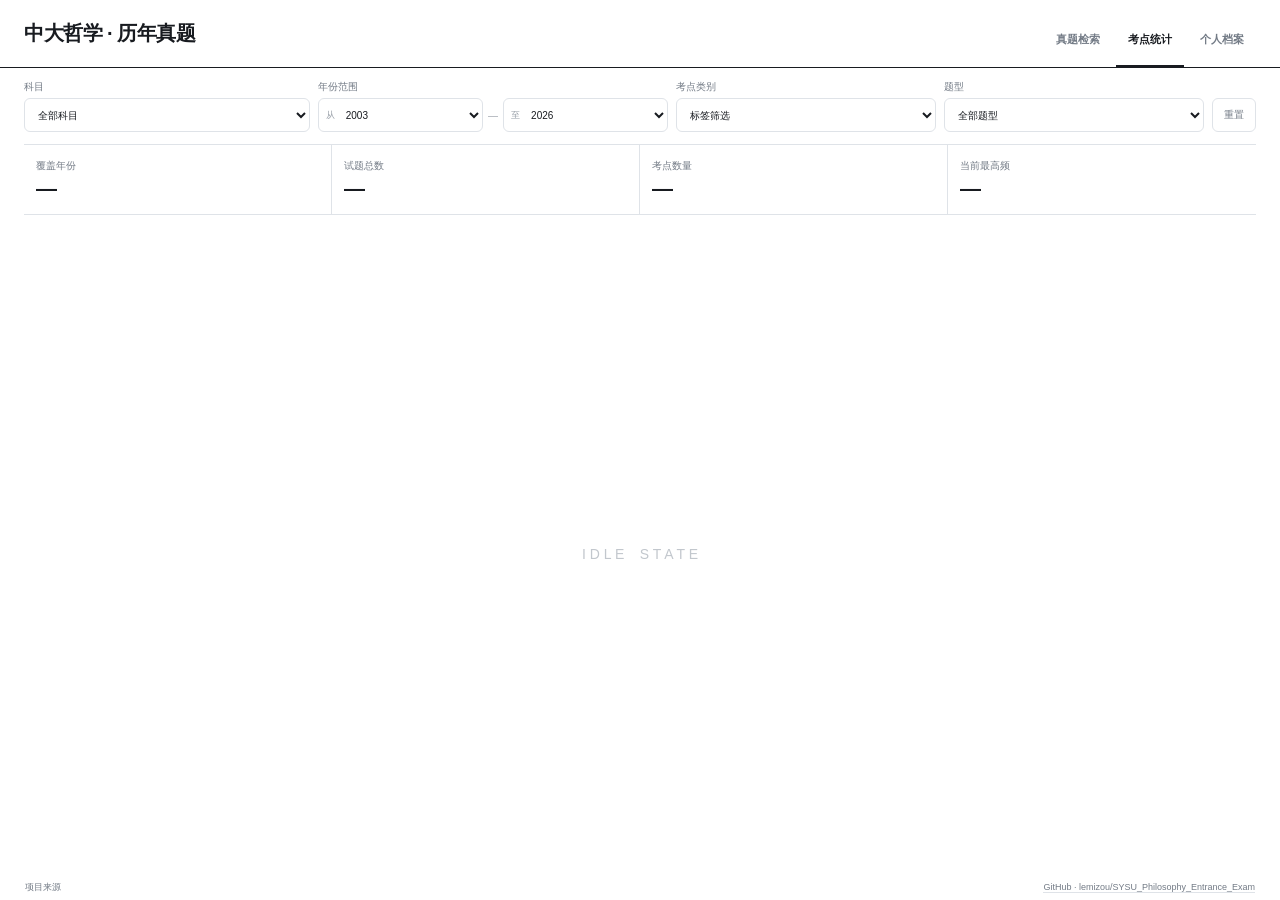
<file: web/statistics.html>
<!doctype html>
<html lang="zh-CN">
<head>
  <meta charset="utf-8">
  <meta name="viewport" content="width=device-width, initial-scale=1">
  <title>中大哲学 · 历年考点统计</title>
  <link rel="icon" href="data:,">
  <link rel="stylesheet" href="statistics.css?v=37">
</head>
<body>
  <header class="site-header">
    <div class="brand"><h1>中大哲学 · 历年真题</h1></div>
    <nav class="primary-nav" aria-label="主要页面">
      <a href="search.html"><span>真题检索</span></a>
      <a class="active" href="statistics.html" aria-current="page"><span>考点统计</span></a>
      <a href="user.html"><span>个人档案</span></a>
    </nav>
  </header>

  <main>
    <form class="filters" id="filters">
      <label><span>科目</span><select id="subject"><option value="">全部科目</option></select></label>
      <div class="year-filter">
        <span>年份范围</span>
        <div class="year-selects">
          <label><span>从</span><select id="yearFrom" aria-label="统计起始年份"></select></label>
          <i aria-hidden="true">—</i>
          <label><span>至</span><select id="yearTo" aria-label="统计结束年份"></select></label>
        </div>
      </div>
      <label><span>考点类别</span><select id="tagType"><option value="" selected disabled>标签筛选</option><option value="topic">主题</option><option value="philosopher">人物</option><option value="school">流派</option><option value="period">时期</option><option value="work">著作</option></select></label>
      <label><span>题型</span><select id="section"><option value="">全部题型</option></select></label>
      <button type="reset" aria-label="重置统计条件">重置</button>
    </form>

    <section class="summary" aria-label="统计摘要">
      <div><span>覆盖年份</span><strong id="yearCount">—</strong></div>
      <div><span>试题总数</span><strong id="questionCount">—</strong></div>
      <div><span id="tagCountLabel">考点数量</span><strong id="tagCount">—</strong></div>
      <div><span>当前最高频</span><strong id="topTag">—</strong></div>
    </section>

    <div class="dashboard">
      <div class="statistics-pending" id="statisticsPending" role="status" aria-live="polite">正在读取题库…</div>
      <section class="panel year-panel" hidden>
        <h2 id="yearChartTitle">考点相关试题分布</h2>
        <p id="yearChartDescription">随上方统计条件更新；点击柱形查看对应年份原题</p>
        <div class="year-chart" id="yearChart"><div class="year-scroll"><svg role="img" aria-label="年度试题数量柱形图"></svg></div><div class="chart-tooltip" role="tooltip"></div><small class="year-chart-note">点击柱形可跳转查看对应年份原题</small></div>
      </section>
      <section class="panel rank-panel" hidden>
        <h2 id="rankingTitle">高频考点</h2>
        <p>按出现题数排序；点击考点查看全部原题</p>
        <div class="rank-scroll"><div class="ranking" id="ranking"></div></div>
      </section>
      <section class="panel heat-panel" hidden>
        <h2>考点年度热力表</h2>
        <p>单元格为当年题数，灰度越深表示出现越频繁；点击单元格查看对应原题</p>
        <div class="heat-scroll"><div class="heat-label-overlay"><span class="heat-overlay-corner"></span><div class="heat-overlay-list" id="heatLabelList"></div></div><div class="heat-grid" id="heatGrid"></div></div>
      </section>
    </div>
    <footer><span>项目来源</span><a href="https://github.com/lemizou/SYSU_Philosophy_Entrance_Exam" target="_blank" rel="noopener noreferrer">GitHub · lemizou/SYSU_Philosophy_Entrance_Exam</a></footer>
  </main>
  <script src="page_memory.js?v=2"></script>
  <script src="statistics.js?v=10"></script>
  <script src="statistics_page.js?v=24"></script>
</body>
</html>
</file>
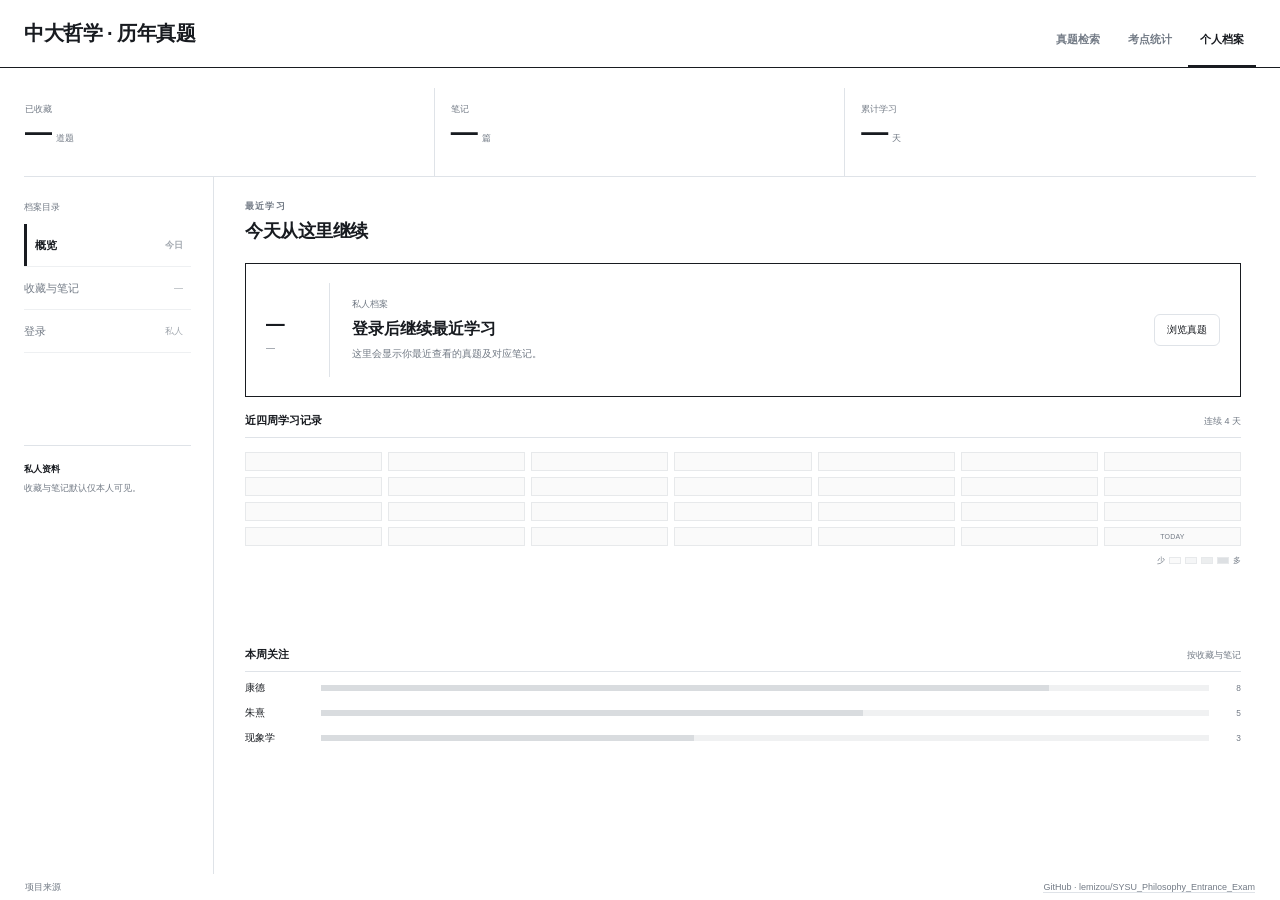
<file: web/user.html>
<!doctype html>
<html lang="zh-CN">
<head>
  <meta charset="utf-8">
  <meta name="viewport" content="width=device-width, initial-scale=1">
  <title>中大哲学 · 个人档案</title>
  <link rel="icon" href="data:,">
  <link rel="stylesheet" href="user.css?v=44">
</head>
<body>
  <header class="site-header">
    <div class="brand">
      <h1>中大哲学 · 历年真题</h1>
    </div>
    <nav class="primary-nav" aria-label="主要页面">
      <a href="search.html"><span>真题检索</span></a>
      <a href="statistics.html"><span>考点统计</span></a>
      <a class="active" href="user.html" aria-current="page"><span>个人档案</span></a>
    </nav>
  </header>

  <main>
    <section class="ledger" aria-label="学习摘要">
      <div><span>已收藏</span><strong id="favoriteCount">—</strong><small>道题</small></div>
      <div><span>笔记</span><strong id="noteCount">—</strong><small>篇</small></div>
      <div><span>累计学习</span><strong id="activeDayCount">—</strong><small>天</small></div>
    </section>

    <div class="user-workspace">
      <aside class="section-index">
        <p>档案目录</p>
        <nav aria-label="个人档案栏目">
          <button class="index-button active" type="button" data-view="overview" aria-pressed="true"><span>概览</span><small>今日</small></button>
          <button class="index-button" type="button" data-view="library" aria-pressed="false"><span>收藏与笔记</span><small id="libraryNavCount">—</small></button>
          <button class="index-button account-trigger" id="openAuthDialog" type="button" aria-haspopup="dialog"><span>载入中</span><small>私人</small></button>
        </nav>
        <div class="privacy-note">
          <strong>私人资料</strong>
          <p>收藏与笔记默认仅本人可见。</p>
        </div>
      </aside>

      <section class="view-panel active" id="overviewView" data-panel="overview">
        <div class="view-heading">
          <div><p class="eyebrow" id="resumeEyebrow">最近学习</p><h3>今天从这里继续</h3></div>
        </div>

        <article class="resume-record" id="resumeRecord">
          <div class="record-date"><strong id="resumeDay">—</strong><span id="resumeMonth">—</span></div>
          <div class="record-main">
            <div class="record-meta" id="resumeMeta"><span>私人档案</span></div>
            <h4 id="resumeTitle">登录后继续最近学习</h4>
            <p id="resumeSummary">这里会显示你最近查看的真题及对应笔记。</p>
          </div>
          <a class="record-action" id="resumeAction" href="search.html">浏览真题</a>
        </article>

        <div class="overview-grid">
          <section class="subsection activity-section">
            <div class="subsection-heading"><h4>近四周学习记录</h4><span>连续 4 天</span></div>
            <div class="activity-calendar" id="activityCalendar" aria-label="近四周学习活跃度"></div>
            <div class="activity-legend"><span>少</span><i></i><i data-level="1"></i><i data-level="2"></i><i data-level="3"></i><span>多</span></div>
          </section>
          <section class="subsection focus-section">
            <div class="subsection-heading"><h4>本周关注</h4><span>按收藏与笔记</span></div>
            <ol>
              <li><a href="search.html?tag=%E5%BA%B7%E5%BE%B7"><span>康德</span><b style="--share: 82%"></b><small>8</small></a></li>
              <li><a href="search.html?tag=%E6%9C%B1%E7%86%B9"><span>朱熹</span><b style="--share: 61%"></b><small>5</small></a></li>
              <li><a href="search.html?tag=%E7%8E%B0%E8%B1%A1%E5%AD%A6"><span>现象学</span><b style="--share: 42%"></b><small>3</small></a></li>
            </ol>
          </section>
        </div>

      </section>

      <section class="view-panel" id="libraryView" data-panel="library" hidden>
        <span id="saveStatus" aria-live="polite" hidden>所有更改已保存</span>
        <label class="personal-search"><span>检索收藏与笔记</span><input id="noteSearch" type="search" data-personal-search="library" autocomplete="off" placeholder="年份、题目、人物、考点或笔记"></label>
        <div class="personal-filter-strip" data-filter-scope="library" aria-label="收藏与笔记筛选和排序">
          <div class="personal-filter-title">检索条件</div>
          <label class="personal-filter-control"><span>题型</span><select data-filter-field="section"><option value="">全部题型</option><option value="第一类">第一类</option><option value="第二类">第二类</option><option value="第三类">第三类</option></select></label>
          <label class="personal-filter-control"><span>科目</span><select data-filter-field="subject"><option value="">全部科目</option><option value="中国哲学史">中国哲学史</option><option value="外国哲学史">外国哲学史</option></select></label>
          <label class="personal-filter-control"><span>结果排序</span><select data-filter-field="sort"><option value="relevance">相关度</option><option value="year_desc">年份从新到旧</option><option value="year_asc">年份从旧到新</option></select></label>
          <label class="personal-filter-control"><span>日期</span><select data-filter-field="date" aria-label="按收藏日期筛选"><option value="">收藏日期</option></select></label>
          <button class="reset-personal-filters" type="button">重置条件</button>
        </div>
        <div class="note-workspace">
          <div class="note-index">
            <div class="note-results" id="noteResults">
              <div class="personal-empty note-empty"><p>登录后显示你的收藏与笔记。</p></div>
              <div class="note-editor" id="noteEditor" hidden>
                <p id="noteMeta">尚未选择题目</p>
                <h4 id="noteTitle">私人笔记</h4>
                <label for="noteContent">私人笔记</label>
                <textarea id="noteContent" disabled placeholder="登录并选择一篇笔记后编辑"></textarea>
                <div class="editor-footer"><small>支持基础 Markdown · 自动保存到私人后端</small><a id="noteSourceLink" href="search.html" hidden>查看原题</a><button type="button" id="saveNote" disabled>保存笔记</button></div>
              </div>
            </div>
          </div>
        </div>
      </section>

    </div>

    <footer><span>项目来源</span><a href="https://github.com/lemizou/SYSU_Philosophy_Entrance_Exam" target="_blank" rel="noopener noreferrer">GitHub · lemizou/SYSU_Philosophy_Entrance_Exam</a></footer>
  </main>
  <dialog class="auth-dialog" id="authDialog" aria-labelledby="authTitle">
    <button class="dialog-close" id="closeAuthDialog" type="button" aria-label="关闭登录窗口">×</button>
    <div class="auth-card" id="authCard">
      <div>
        <p class="eyebrow">PRIVATE ARCHIVE</p>
        <h2 id="authTitle">邮箱登录</h2>
        <p id="authMessage">登录后，收藏和笔记会安全保存到你的私人档案。</p>
      </div>
      <form id="emailLoginForm">
        <label for="loginEmail">1. 填写邮箱并获取验证码</label>
        <div class="auth-row"><input id="loginEmail" name="email" type="email" autocomplete="email" required placeholder="you@example.com"><button type="submit">发送验证码</button></div>
      </form>
      <form id="otpForm">
        <label for="loginOtp">2. 填写邮件中的验证码</label>
        <div class="auth-row"><input id="loginOtp" name="otp" inputmode="numeric" autocomplete="one-time-code" required placeholder="请先发送验证码" disabled><button type="submit" disabled>登录</button></div>
      </form>
      <div class="session-row" id="sessionRow" hidden><span id="sessionEmail"></span><button id="signOut" type="button">退出登录</button></div>
    </div>
  </dialog>
  <div class="toast" id="toast" role="status" aria-live="polite"></div>
  <script src="page_memory.js?v=2"></script>
  <script src="vendor/minisearch-7.2.0.js"></script>
  <script src="concept_aliases.js"></script>
  <script src="search_index.js?v=3"></script>
  <script src="search_engine.js?v=3"></script>
  <script src="supabase-config.js?v=2"></script>
  <script src="user_backend.js?v=4"></script>
  <script src="auth_controller.js?v=4"></script>
  <script src="user.js?v=27"></script>
</body>
</html>
</file>
<file: web/editorial.css>
:root {
  --ink: #30343a;
  --ink-dark: #181b20;
  --paper: #fff;
  --white: #fff;
  --line: #dfe3e8;
  --muted: #737b86;
  --accent: #181b20;
  --pale: #f0f2f5;
  --selected: var(--pale);
  --shadow: none;
  --control-height: 42px;
  --header-height: 68px;
}

html,
body {
  height: 100%;
}

body {
  min-height: 100%;
  overflow: hidden;
  background: var(--paper);
  color: var(--ink-dark);
  font-family: "Noto Sans SC", "Source Han Sans SC", "PingFang SC",
    "Microsoft YaHei UI", sans-serif;
  font-synthesis: none;
}

input,
select,
button {
  font-family: inherit;
}

.site-header {
  height: var(--header-height);
  display: flex;
  align-items: center;
  justify-content: space-between;
  gap: 24px;
  overflow: visible;
  padding: 0 max(24px, calc((100vw - 1480px) / 2));
  border-bottom: 1px solid var(--ink-dark);
  background: var(--white);
  color: var(--ink-dark);
}

.site-header::after {
  display: none;
}

.brand {
  gap: 12px;
}

h1 {
  color: var(--ink-dark);
  font: 700 20px/1.25 "Noto Sans SC", "Source Han Sans SC", sans-serif;
  letter-spacing: -.025em;
}


.site-header p {
  margin: 0;
  color: var(--muted);
  font-size: 9px;
  text-align: right;
}

.primary-nav {
  height: 100%;
  display: flex;
  align-items: stretch;
  gap: 4px;
}

.primary-nav a {
  display: grid;
  place-items: center;
  padding: 2px 12px 0;
  border-bottom: 2px solid transparent;
  color: var(--muted);
  font-size: 11px;
  font-weight: 600;
  text-decoration: none;
}

.primary-nav a span { transform: translateY(6px); }

.primary-nav a:hover { color: var(--ink-dark); }

.primary-nav a.active {
  border-bottom-color: var(--ink-dark);
  color: var(--ink-dark);
}

main {
  width: min(1480px, calc(100% - 48px));
  height: calc(100dvh - var(--header-height));
  display: grid;
  grid-template-rows: auto auto minmax(0, 1fr) auto;
  margin: 0 auto;
  padding: 12px 0 max(4px, env(safe-area-inset-bottom, 0px));
}

.controls {
  display: grid;
  grid-template-columns: minmax(300px, 1fr) 108px;
  gap: 8px;
  align-items: stretch;
  margin: 0 0 8px;
}

.search-box,
#search {
  height: var(--control-height);
  min-height: var(--control-height);
  align-self: stretch;
  margin: 0;
}

.search-box {
  display: flex;
  align-items: center;
  overflow: hidden;
  border: 1px solid #c6ccd3;
  border-radius: 999px;
  background: var(--white);
}

.search-box:focus-within {
  border-color: var(--ink-dark);
  box-shadow: 0 0 0 3px rgba(24, 27, 32, .07);
}

.search-box label {
  flex: 0 0 auto;
  padding: 0 11px 0 16px;
  color: var(--ink-dark);
  font-size: 10px;
  font-weight: 700;
  letter-spacing: .08em;
}

.search-box input {
  height: 100%;
  min-width: 0;
  padding: 0 14px 0 0;
  font-size: 12px;
}

input::placeholder {
  color: #969da6;
}

select {
  border: 1px solid var(--line);
  border-radius: 6px;
  background-color: var(--white);
  color: var(--ink-dark);
}

#search {
  height: 34px;
  min-height: 34px;
  align-self: center;
  display: grid;
  place-items: center;
  padding: 0 12px;
  border: 1px solid var(--line);
  border-radius: 6px;
  background: var(--pale);
  color: var(--ink-dark);
  font-size: 10px;
  letter-spacing: .03em;
}

#search:hover {
  border-color: #c8cdd4;
  background: #e8ebef;
}

select:focus-visible,
button:focus-visible {
  outline: 2px solid rgba(24, 27, 32, .22);
  outline-offset: 2px;
}

.filter-strip {
  display: grid;
  grid-template-columns:
    auto
    minmax(130px, .8fr)
    minmax(130px, .8fr)
    minmax(138px, .8fr)
    auto;
  gap: 7px;
  align-items: stretch;
  margin: 0 0 10px;
  padding: 7px 0 9px;
  border: 0;
  border-bottom: 1px solid var(--line);
  background: transparent;
}

.filter-strip-title {
  display: flex;
  align-items: flex-end;
  padding: 0 9px 9px 1px;
  color: var(--muted);
  font: 700 9px/1 "Noto Sans SC", "Source Han Sans SC", sans-serif;
  letter-spacing: .12em;
  white-space: nowrap;
}

.filter-control {
  gap: 3px;
}

.filter-control span {
  padding-left: 2px;
  color: var(--muted);
  font-size: 9px;
  font-weight: 600;
}

.filter-control select {
  width: 100%;
  min-height: 31px;
  padding: 0 24px 0 9px;
  font-size: 10px;
}

.reset-structured {
  align-self: end;
  min-height: 31px;
  padding: 0 10px;
  border: 1px solid var(--line);
  border-radius: 6px;
  background: var(--white);
  color: var(--ink-dark);
  font-size: 10px;
  font-weight: 400;
}

.reset-structured:hover {
  border-color: #c6ccd3;
  background: var(--soft);
}

.search-layout {
  min-height: 0;
  display: grid;
  grid-template-columns: minmax(210px, 248px) minmax(0, 1fr);
  gap: 0;
  align-items: stretch;
  border-top: 1px solid var(--ink-dark);
}

.tag-panel {
  height: 100%;
  min-height: 0;
  overflow: hidden;
  border: 0;
  border-right: 1px solid var(--line);
  background: transparent;
  box-shadow: none;
}

.tag-panel-head {
  min-height: 37px;
  padding: 0 11px 0 13px;
  border-bottom: 1px solid var(--line);
  background: transparent;
  color: var(--ink-dark);
}

.tag-panel-title {
  gap: 7px;
  font: 700 11px/1 "Noto Sans SC", "Source Han Sans SC", sans-serif;
  letter-spacing: .03em;
}

.tag-panel-title span {
  color: var(--muted);
  font: 400 9px/1.2 "Noto Sans SC", "Source Han Sans SC", sans-serif;
}

.clear-tags {
  min-height: 24px;
  padding: 0 6px;
  border: 0;
  border-radius: 4px;
  appearance: none;
  background: transparent;
  color: var(--muted);
  font-size: 9px;
  -webkit-tap-highlight-color: rgba(198, 204, 211, .35);
}

.clear-tags:hover:not(:disabled),
.clear-tags:focus-visible:not(:disabled) {
  background: #e8ebef;
  color: var(--ink-dark);
}

.clear-tags:active:not(:disabled) {
  background: #dfe3e8;
  color: var(--ink-dark);
}

.clear-tags:focus-visible:not(:disabled) {
  outline: 2px solid #c6ccd3;
  outline-offset: 1px;
}

.clear-tags:disabled,
.clear-tags:disabled:hover,
.clear-tags:disabled:active {
  background: transparent;
  color: var(--muted);
}

.tag-scroll-region {
  flex: 1;
  min-height: 0;
  overflow-y: auto;
  scrollbar-color: #c8cdd4 transparent;
  scrollbar-width: thin;
}

.tag-tabs {
  position: sticky;
  top: 0;
  z-index: 2;
  display: grid;
  grid-template-columns: repeat(6, minmax(0, 1fr));
  border-bottom: 1px solid var(--line);
  background: var(--white);
}

.tag-tab {
  width: 100%;
  min-width: 0;
  min-height: 38px;
  display: flex;
  align-items: center;
  justify-content: center;
  gap: 2px;
  margin: 0;
  padding: 0;
  border: 0;
  border-right: 1px solid var(--line);
  border-radius: 0;
  background: transparent;
  color: var(--muted);
  font-size: 9px;
  font-weight: 600;
  text-align: center;
}

.tag-tab:nth-child(3n) {
  border-right: 1px solid var(--line);
}

.tag-tab:last-child {
  border-right: 0;
}

.tag-tab:hover {
  background: transparent;
  color: var(--ink-dark);
}

.tag-tab.active {
  background: transparent;
  color: var(--ink-dark);
  box-shadow: inset 0 -2px var(--ink-dark);
}

.tag-tab strong {
  min-width: 0;
  margin: 0;
  color: inherit;
  font-size: 8px;
  font-weight: 400;
}

.tag-tools {
  position: sticky;
  top: 38px;
  z-index: 1;
  padding: 8px 9px;
  border-bottom: 1px solid var(--line);
  background: var(--white);
}

.tag-search {
  min-height: 30px;
  overflow: hidden;
  border: 1px solid var(--line);
  border-radius: 999px;
  background: var(--white);
}

.tag-search:focus-within {
  border-color: var(--ink-dark);
}

.tag-search label {
  padding-left: 10px;
  color: var(--muted);
  font-size: 9px;
}

.tag-search input {
  padding: 6px 8px;
  font-size: 8px;
}

.tag-list {
  min-height: 0;
  overflow: visible;
  padding: 3px 0 7px;
}

.tag-option {
  min-height: 31px;
  grid-template-columns: 13px minmax(0, 1fr) auto;
  gap: 7px;
  padding: 5px 11px;
  border-radius: 0;
  background: transparent;
  color: var(--ink-dark);
  font-size: 10px;
}

.tag-option:hover {
  background: var(--pale);
}

.tag-option.selected {
  background: transparent;
  box-shadow: inset 2px 0 #aeb5be;
  color: var(--ink-dark);
}

.tag-mark {
  width: 12px;
  height: 12px;
  border-color: #c6ccd3;
  border-radius: 2px;
  font-size: 8px;
}

.tag-option.selected .tag-mark {
  border-color: #aeb5be;
  background: #c8cdd4;
  color: #fff;
}

.tag-count {
  font-size: 9px;
}

.workspace {
  --results-share: 52%;
  min-height: 0;
  min-width: 0;
  display: grid;
  grid-template-columns:
    minmax(390px, var(--results-share))
    9px
    minmax(330px, 1fr);
  overflow: hidden;
  border: 0;
  background: transparent;
  box-shadow: none;
}

.mobile-pane-switch {
  display: none;
}

.results-panel {
  min-height: 0;
  min-width: 0;
}

.detail-panel {
  min-height: 0;
  min-width: 0;
  overflow: hidden;
}

.detail-panel,
.detail-panel * {
  font-weight: 400 !important;
}

.pane-resizer {
  position: relative;
  min-width: 9px;
  cursor: col-resize;
  touch-action: none;
  outline: none;
}

.pane-resizer::before {
  content: "";
  position: absolute;
  inset: 0 auto 0 50%;
  width: 1px;
  background: var(--line);
  transform: translateX(-50%);
  transition: background-color 120ms ease;
}

.pane-resizer::after {
  content: "";
  position: absolute;
  top: 50%;
  left: 50%;
  width: 3px;
  height: 26px;
  border-left: 1px solid #aeb5be;
  border-right: 1px solid #aeb5be;
  background: var(--white);
  transform: translate(-50%, -50%);
  opacity: .72;
  transition: border-color 120ms ease, opacity 120ms ease;
}

.pane-resizer:hover::before,
.pane-resizer:focus-visible::before,
.workspace.is-resizing .pane-resizer::before {
  background: #aeb5be;
}

.pane-resizer:hover::after,
.pane-resizer:focus-visible::after,
.workspace.is-resizing .pane-resizer::after {
  border-color: #7f8791;
  opacity: 1;
}

.pane-resizer:focus-visible {
  box-shadow: inset 0 0 0 1px #c8cdd4;
}

.workspace.is-resizing,
.workspace.is-resizing * {
  cursor: col-resize;
  user-select: none;
}

.panel-head {
  min-width: 0;
  max-width: 100%;
  height: 37px;
  padding: 0 13px;
  border-bottom: 1px solid var(--line);
  background: transparent;
  color: var(--ink-dark);
  font-size: 10px;
  font-weight: 700;
  letter-spacing: .03em;
}

.panel-head span {
  color: var(--muted);
  font-size: 9px;
  font-weight: 400;
}

.panel-head .panel-head-label,
.panel-head .detail-context {
  color: inherit;
  font: inherit;
  letter-spacing: inherit;
}

.panel-head .detail-context {
  min-width: 0;
  margin-left: auto;
  overflow: hidden;
  text-align: right;
  text-overflow: ellipsis;
  white-space: nowrap;
}

.results,
.detail {
  position: relative;
  height: calc(100% - 37px);
  scrollbar-color: #c8cdd4 transparent;
  scrollbar-width: thin;
}

.result {
  border-bottom: 1px solid var(--line);
  background: transparent;
}

.result.active {
  background: var(--selected);
  box-shadow: none;
}

.result-summary {
  grid-template-columns: 42px 82px 60px minmax(0, 1fr);
  gap: 12px;
  padding: 10px 12px 6px;
  border-radius: 0;
  background: transparent;
  color: var(--ink-dark);
}

.result-summary:hover {
  background: rgba(255, 255, 255, .45);
}

.result.active .result-summary:hover {
  background: transparent;
}

.result-tags {
  gap: 4px;
  padding: 0 12px 9px 228px;
}

.meta {
  color: var(--muted);
  font-size: 11.25px;
}

.question {
  font-size: 15px;
  line-height: 1.55;
}

.match-fields {
  gap: 4px;
  margin-top: 5px;
}

.match-fields-label,
.match-field {
  font-size: 10px;
}

.match-field {
  padding: 1px 5px;
  border-color: var(--line);
  border-radius: 3px;
  background: transparent;
  color: var(--muted);
}

.result-snippet {
  margin-top: 5px;
  font-size: 11.25px;
}

mark.match {
  background: #e3e6ea;
  box-shadow: none;
}

.filter-tag,
.filter-tag[data-filter-field="schools"],
.filter-tag[data-filter-field="periods"],
.filter-tag[data-filter-field="topics"],
.filter-tag[data-filter-field="works"] {
  --tag-color: #737b86;
}

.filter-tag {
  min-height: 21.25px;
  gap: 5px;
  padding: 1px 6px;
  border: 1px solid var(--line);
  border-radius: 999px;
  background: var(--pale);
  color: var(--ink-dark);
  font-size: 9px;
  font-weight: 500;
  line-height: 1.2;
}

.filter-tag::before {
  display: none;
}

.filter-tag:hover {
  border-color: #c6ccd3;
  background: #e8ebef;
  color: var(--ink-dark);
}

.filter-tag.selected {
  border-color: #c8cdd4;
  background: var(--selected);
  color: var(--ink-dark);
}

.record-tags {
  gap: 5px;
}

.results-panel .panel-head,
.results-panel .panel-head *,
.results,
.results * {
  font-weight: 400;
}

.detail {
  display: flex;
  flex-direction: column;
  padding: 18px 21px;
}

.detail h2 {
  margin-bottom: 5px;
  color: var(--ink-dark);
  font: 700 17px/1.35 "Noto Sans SC", "Source Han Sans SC", sans-serif;
  letter-spacing: -.02em;
}

.detail .subline {
  margin-bottom: 18px;
  color: var(--muted);
  font-size: 10px;
}

.detail-match {
  margin: -9px 0 16px;
}

.detail section {
  margin-bottom: 22px;
}

.detail h3 {
  margin-bottom: 6px;
  color: var(--muted);
  font-family: "Microsoft YaHei UI", "Microsoft YaHei", sans-serif;
  font-size: 11.4px;
  font-weight: 400;
  letter-spacing: .1em;
}

.detail p {
  font-size: 15.2px;
  line-height: 1.8;
}

.detail .record-tags .filter-tag {
  min-height: 23px;
  padding: 2px 8px;
  font-size: 11.4px;
}

.study-actions {
  flex-wrap: wrap;
  gap: 12px;
  margin: auto 0 14px;
  padding-top: 24px;
}

.study-action {
  flex: 1 1 calc(50% - 6px);
  min-width: 0;
  min-height: 34px;
  padding: 0 14px;
  border-color: #d5d9de;
  border-radius: 7px;
  background: transparent;
  color: #3f464f;
  font-size: 11px;
  transition: background-color .16s, border-color .16s, color .16s;
}

@media (max-width: 560px) {
  .study-actions {
    flex-wrap: wrap;
    gap: 8px 10px;
    margin-bottom: 12px;
    padding-top: 20px;
  }

  .study-action {
    flex: 1 1 calc(50% - 5px);
    min-width: 0;
    min-height: 34px;
    padding-inline: 10px;
  }
}

.study-action:hover:not(:disabled) {
  border-color: #c2c7cd;
  background: #f7f8f9;
  color: var(--ink-dark);
}

.study-action[data-state="saved"] {
  border-color: #aeb5bd;
  background: transparent;
  color: var(--ink-dark);
}

.study-action-primary {
  border-color: #d5d9de;
  background: transparent;
  color: #30343a;
}

.study-action-primary:hover:not(:disabled) {
  border-color: #c2c7cd;
  background: #f7f8f9;
  color: var(--ink-dark);
}

.empty {
  padding: 28px 18px;
  font-size: 11px;
}

.detail-pending {
  position: absolute;
  inset: 0;
  display: grid;
  place-items: center;
  color: #c2c7cd;
  font-size: 14px;
  font-weight: 400;
}

footer {
  min-height: 22px;
  align-items: center;
  padding: 5px 1px 1px;
  font-size: 11.25px;
}

footer a {
  border-bottom: 1px solid var(--line);
  color: var(--muted);
  text-decoration: none;
}

footer a:hover {
  border-bottom-color: var(--muted);
  color: var(--ink-dark);
}

@media (max-width: 1080px) {
  main {
    width: calc(100% - 30px);
  }

  .search-layout {
    grid-template-columns: 210px minmax(0, 1fr);
  }

  .workspace {
    grid-template-columns:
      minmax(330px, var(--results-share))
      9px
      minmax(290px, 1fr);
  }

  .result-summary {
    grid-template-columns: 39px 68px minmax(0, 1fr);
  }

  .result-summary > .meta:nth-child(3) {
    display: none;
  }

  .result-tags {
    padding-left: 134px;
  }
}

@media (max-width: 720px) {
  :root {
    --header-height: 46px;
    --control-height: 34px;
  }

  body {
    min-width: 320px;
    min-height: 100dvh;
    overflow-x: hidden;
    overflow-y: auto;
  }

  .site-header {
    padding: 0 10px;
  }

  h1 {
    font-size: 16px;
  }


  .site-header p {
    display: none;
  }

  .primary-nav { gap: 0; }
  .primary-nav a { padding: 2px 7px 0; font-size: 9px; }
  .primary-nav a span { transform: translateY(2px); }

  main {
    width: 100%;
    height: auto;
    min-height: calc(100dvh - var(--header-height));
    grid-template-rows: auto auto minmax(min-content, 1fr) auto;
    align-content: start;
    padding: 5px 7px max(3px, env(safe-area-inset-bottom, 0px));
  }

  .controls {
    grid-template-columns: minmax(0, 1fr) 64px;
    gap: 5px;
    align-items: stretch;
    margin-bottom: 5px;
  }

  .search-box {
    height: var(--control-height);
    min-height: var(--control-height);
    align-self: stretch;
    grid-column: auto;
    transform: none;
  }

  #search {
    height: var(--control-height);
    min-height: var(--control-height);
    align-self: stretch;
    grid-column: auto;
    transform: none;
  }

  .search-box label {
    padding: 0 6px 0 10px;
    font-size: 8px;
  }

  .search-box input {
    padding-right: 6px;
    font-size: 9px;
  }

  #search {
    padding: 0 6px;
    font-size: 8px;
    line-height: normal;
  }

  .filter-strip {
    display: grid;
    grid-template-columns: repeat(4, minmax(0, 1fr));
    gap: 4px;
    overflow: visible;
    margin: 0 0 5px;
    padding: 0 0 5px;
  }

  .filter-strip-title,
  .filter-control span {
    display: none;
  }

  .filter-control {
    min-width: 0;
    display: block;
  }

  .filter-control select,
  .reset-structured {
    width: 100%;
    height: 24px;
    min-height: 24px;
    box-sizing: border-box;
    padding: 0 5px;
    border: 1px solid var(--line);
    border-radius: 6px;
    -webkit-appearance: none;
    appearance: none;
    font-size: 8px;
    line-height: 22px;
  }

  .filter-control select {
    display: block;
    padding-right: 18px;
    background-color: var(--white);
    background-image:
      linear-gradient(45deg, transparent 50%, var(--muted) 50%),
      linear-gradient(135deg, var(--muted) 50%, transparent 50%);
    background-position:
      calc(100% - 9px) 10px,
      calc(100% - 6px) 10px;
    background-repeat: no-repeat;
    background-size: 3px 3px;
  }

  .reset-structured {
    align-self: start;
    display: block;
    background: transparent;
    color: var(--muted);
  }

  .search-layout {
    min-height: 0;
    grid-template-columns: 1fr;
    grid-template-rows: auto auto;
  }

  .tag-panel {
    height: auto;
    max-height: none;
    min-height: 0;
    display: grid;
    grid-template-columns: 82px minmax(0, 1fr);
    grid-template-rows: 30px 32px 37px;
    border-right: 0;
  }

  .tag-scroll-region {
    display: contents;
    overflow: visible;
  }

  .tag-panel-head {
    grid-column: 1;
    grid-row: 1;
    min-height: 30px;
    padding: 0 5px;
    border-right: 1px solid var(--line);
  }

  .tag-panel-title {
    display: block;
    font-size: 8px;
  }

  .tag-panel-title span {
    display: block;
    margin-top: 2px;
    font-size: 7px;
  }

  .clear-tags {
    min-height: 19px;
    padding: 0 2px;
    font-size: 7px;
  }

  .tag-tabs {
    position: static;
    grid-column: 2;
    grid-row: 1;
  }

  .tag-tab {
    min-height: 30px;
    gap: 1px;
    font-size: 7px;
  }

  .tag-tab strong {
    font-size: 6px;
  }

  .tag-tools {
    position: static;
    grid-column: 1 / -1;
    grid-row: 2;
    padding: 3px 5px;
  }

  .tag-search {
    min-height: 26px;
  }

  .tag-search label {
    padding-left: 8px;
    font-size: 7px;
  }

  .tag-search input {
    padding: 5px 7px;
    font-size: 8px;
  }

  .tag-list {
    grid-column: 1 / -1;
    grid-row: 3;
    display: flex;
    gap: 4px;
    overflow-x: auto;
    overflow-y: hidden;
    padding: 4px 5px 5px;
    scrollbar-width: none;
  }

  .tag-list::-webkit-scrollbar {
    display: none;
  }

  .tag-option {
    width: auto;
    min-width: max-content;
    min-height: 27px;
    grid-template-columns: 9px auto auto;
    gap: 4px;
    padding: 3px 7px;
    border: 1px solid var(--line);
    border-radius: 999px;
    background: var(--white);
    font-size: 8px;
  }

  .tag-option.selected {
    border-color: #c8cdd4;
    background: transparent;
    box-shadow: inset 2px 0 #aeb5be;
  }

  .tag-mark {
    width: 9px;
    height: 9px;
    font-size: 6px;
  }

  .tag-count {
    min-width: auto;
    font-size: 7px;
  }

  .tag-empty {
    padding: 8px;
    font-size: 8px;
  }

  .workspace {
    min-height: clamp(430px, 62dvh, 720px);
    display: grid;
    grid-template-columns: 1fr;
    grid-template-rows: 31px auto;
    overflow: visible;
  }

  .pane-resizer {
    display: none;
  }

  .mobile-pane-switch {
    grid-row: 1;
    display: grid;
    grid-template-columns: 1fr 1fr;
    border-bottom: 1px solid var(--line);
  }

  .mobile-pane-switch button {
    min-height: 30px;
    padding: 0;
    border: 0;
    border-right: 1px solid var(--line);
    border-radius: 0;
    background: transparent;
    color: var(--muted);
    font-size: 8px;
    font-weight: 600;
  }

  .mobile-pane-switch button:last-child {
    border-right: 0;
  }

  .mobile-pane-switch button:hover {
    background: transparent;
    color: var(--ink-dark);
  }

  .mobile-pane-switch button[aria-pressed="true"] {
    background: transparent;
    box-shadow: inset 0 -2px var(--ink-dark);
    color: var(--ink-dark);
  }

  .results-panel,
  .detail-panel {
    min-height: 0;
    grid-row: 2;
    border: 0;
    overflow: visible;
  }

  .workspace[data-mobile-pane="results"] .detail-panel,
  .workspace[data-mobile-pane="detail"] .results-panel {
    display: none;
  }

  .panel-head {
    height: 28px;
    padding: 0 8px;
    font-size: 8px;
  }

  .results,
  .detail {
    height: auto;
    min-height: calc(clamp(430px, 62dvh, 720px) - 59px);
    overflow: visible;
  }

  .result-summary {
    grid-template-columns: 34px 66px minmax(0, 1fr);
    gap: 12px;
    padding: 7px 7px 4px;
  }

  .result-summary .result-copy {
    grid-column: 3;
  }

  .meta {
    font-size: 10.89px;
  }

  .question {
    font-size: 14px;
    line-height: 1.5;
  }

  .result-snippet {
    font-size: 12.44px;
  }

  .match-fields-label,
  .match-field {
    font-size: 12.44px;
  }

  .result-tags {
    padding: 0 7px 6px 126px;
  }

  .filter-tag {
    min-height: 23.33px;
    padding: 0 5px;
    font-size: 10.89px;
  }

  .detail {
    padding: 12px 13px;
  }

  .detail h2 {
    font-size: 14px;
  }

  .detail .subline {
    margin-bottom: 12px;
    font-size: 8px;
  }

  .detail section {
    margin-bottom: 18px;
  }

  .detail h3 {
    font-size: 12.92px;
  }

  .detail p {
    font-size: 16.15px;
    line-height: 1.8;
  }

  .detail .record-tags .filter-tag {
    min-height: 25.5px;
    padding: 2px 8.5px;
    font-size: 11.305px;
  }

  footer {
    display: flex;
  }

  footer a {
    min-width: 0;
    overflow: hidden;
    text-overflow: ellipsis;
    white-space: nowrap;
  }
}

.paper-result .result-summary {
  align-items: center;
  padding-top: 17px;
  padding-bottom: 17px;
}

.paper-sections {
  margin: 3px 0 0;
  color: var(--muted);
  font-size: 10px;
  line-height: 1.5;
}

.paper-heading {
  display: flex;
  align-items: flex-start;
  justify-content: space-between;
  gap: 18px;
  padding-bottom: 16px;
  border-bottom: 1px solid var(--ink-dark);
}

.detail .paper-kicker {
  margin: 0 0 5px;
  color: var(--muted);
  font-size: 9px;
  font-weight: 700;
  letter-spacing: .12em;
}

.paper-pagination {
  display: flex;
  flex-wrap: wrap;
  justify-content: flex-end;
  gap: 5px;
}

.paper-pagination button {
  min-width: 48px;
  min-height: 28px;
  padding: 0 9px;
  border: 1px solid var(--line);
  border-radius: 5px;
  background: var(--white);
  color: var(--muted);
  font-size: 10px;
}

.paper-pagination button:hover {
  border-color: #aeb5be;
  color: var(--ink-dark);
}

.paper-pagination button[aria-current="page"] {
  border-color: var(--ink-dark);
  background: var(--ink-dark);
  color: var(--white);
}

.paper-body {
  padding-top: 0;
}

.detail .paper-section {
  margin: 0 0 28px;
}

.paper-section-heading {
  display: flex;
  align-items: baseline;
  justify-content: space-between;
  gap: 18px;
  margin-bottom: 4px;
  padding-bottom: 7px;
  border-bottom: 1px solid var(--line);
}

.detail .paper-section-heading h3 {
  margin: 0;
  color: var(--ink-dark);
  font-size: 12px;
  letter-spacing: .08em;
}

.detail .paper-section-heading p {
  color: var(--muted);
  font-size: 10px;
  line-height: 1.5;
  text-align: right;
}

.paper-question {
  display: grid;
  grid-template-columns: 58px minmax(0, 1fr);
  gap: 4px 14px;
  padding: 10px 0;
  border-bottom: 1px solid #edf0f3;
}

.paper-question-number {
  padding-top: 2px;
  color: var(--muted);
  font-size: 10px;
  font-variant-numeric: tabular-nums;
}

.detail .paper-question-text {
  font-size: 15.2px;
  line-height: 1.8;
}

.paper-passage {
  grid-column: 2;
  margin-top: 7px;
  padding: 11px 13px;
  border-left: 2px solid #bcc3cc;
  background: #f7f8fa;
}

.paper-passage-label {
  margin-bottom: 4px;
  color: var(--muted);
  font-size: 9px;
  font-weight: 700;
  letter-spacing: .08em;
}

.detail .paper-passage p {
  color: #424850;
  font-size: 12px;
  line-height: 1.8;
}

.paper-passage.paper-passage-plain {
  margin-top: 0;
  padding: 0;
  border-left: 0;
  background: transparent;
}

.detail .paper-passage.paper-passage-plain p {
  color: var(--ink-dark);
  font-size: 15px;
  line-height: 1.8;
}

.detail .detail-material p,
.detail .paper-passage p {
  font-size: 15px;
}

@media (max-width: 560px) {
  .paper-heading,
  .paper-section-heading {
    display: block;
  }

  .paper-pagination {
    justify-content: flex-start;
    margin-top: 12px;
  }

  .detail .paper-section-heading p {
    margin-top: 5px;
    text-align: left;
  }

  .paper-question {
    grid-template-columns: 1fr;
  }

  .paper-passage {
    grid-column: 1;
  }
}

@media (max-width: 720px) {
  .paper-question {
    padding: 8px 0;
  }

  .detail .paper-question-text {
    font-size: 16.15px;
  }

  .detail .detail-material p,
  .detail .paper-passage p,
  .detail .paper-passage.paper-passage-plain p {
    font-size: 14px;
  }
}

@media (max-width: 400px), (max-height: 700px) and (max-width: 720px) {
  .search-layout {
    grid-template-rows: 86px minmax(0, 1fr);
  }

  .tag-panel {
    grid-template-rows: 27px 29px 30px;
  }

  .tag-panel-head,
  .tag-tab {
    min-height: 27px;
  }

  .tag-tools {
    padding-block: 2px;
  }

  .tag-search {
    min-height: 24px;
  }

  .tag-list {
    padding-block: 3px;
  }

  .tag-option {
    min-height: 24px;
  }
}

@media (prefers-reduced-motion: no-preference) {
  .workspace {
    animation: none;
  }
}
</file>
<file: web/auth.css>
.auth-dialog { width:min(560px,calc(100% - 32px)); max-height:calc(100dvh - 32px); padding:0; overflow:visible; border:1px solid var(--ink); background:var(--paper); color:var(--ink); box-shadow:0 24px 80px rgba(16,42,82,.2); }
.auth-dialog::backdrop { background:rgba(16,42,82,.3); backdrop-filter:blur(2px); }
.dialog-close { position:absolute; top:12px; right:14px; z-index:1; width:32px; height:32px; padding:0; border:0; background:transparent; color:var(--muted); font-size:24px; line-height:1; cursor:pointer; }
.dialog-close:hover { color:var(--ink); }
.auth-card { display:grid; gap:22px; padding:32px; }
.auth-card .eyebrow { margin:0; color:var(--muted); font-size:9px; letter-spacing:.12em; }
.auth-card h2 { margin:5px 0 8px; font-size:26px; }
.auth-card p { margin:0; color:var(--muted); font-size:11px; line-height:1.6; }
.auth-card form label { display:block; margin-bottom:6px; color:var(--muted); font-size:10px; }
.auth-row { display:flex; gap:8px; }
.auth-row input { min-width:0; min-height:40px; flex:1; padding:0 12px; border:1px solid var(--line); color:var(--ink); background:white; }
.auth-row button,.session-row button { min-height:40px; padding:0 16px; border:1px solid var(--ink); background:var(--ink); color:white; font-size:10px; white-space:nowrap; cursor:pointer; }
.auth-row button:disabled { border-color:var(--line); background:var(--pale); color:var(--muted); cursor:not-allowed; }
.session-row { display:flex; justify-content:flex-end; align-items:center; gap:14px; }
.session-row[hidden],#otpForm[hidden] { display:none; }
.error-message { color:#9d2b23!important; }
@media (max-width:680px) { .auth-dialog { width:calc(100% - 24px); } .auth-card { padding:26px 20px 20px; } .auth-row { flex-direction:column; } .auth-row button { width:100%; } .session-row { justify-content:space-between; } }
</file>
<file: web/statistics.css>
:root { --ink:#181b20; --text:#30343a; --muted:#737b86; --line:#dfe3e8; --soft:#f0f2f5; --paper:#fff; --chart-fill:#c7cbd0; --header-height:68px; }
* { box-sizing:border-box; }
html, body { height:100%; margin:0; }
body { min-height:100%; overflow:hidden; background:var(--paper); color:var(--ink); font-family:"Noto Sans SC","Source Han Sans SC","PingFang SC","Microsoft YaHei UI",sans-serif; }
button, select { font:inherit; }
.site-header { height:var(--header-height); display:flex; align-items:center; justify-content:space-between; gap:24px; padding:0 max(24px,calc((100vw - 1480px)/2)); border-bottom:1px solid var(--ink); }
.brand { display:flex; align-items:center; gap:12px; }
h1 { margin:0; font-size:20px; line-height:1.25; letter-spacing:-.025em; }
.primary-nav { height:100%; display:flex; align-items:stretch; gap:4px; }
.primary-nav a { display:grid; place-items:center; padding:2px 12px 0; border-bottom:2px solid transparent; color:var(--muted); font-size:11px; font-weight:600; text-decoration:none; }
.primary-nav a span { transform:translateY(6px); }
.primary-nav a:hover, .primary-nav a.active { color:var(--ink); }
.primary-nav a.active { border-bottom-color:var(--ink); }
main { width:min(1480px,calc(100% - 48px)); height:calc(100dvh - var(--header-height)); display:grid; grid-template-rows:auto auto minmax(0,1fr) auto; margin:0 auto; padding:12px 0 max(4px,env(safe-area-inset-bottom,0px)); }
.filters { display:grid; grid-template-columns:1.1fr 1.35fr 1fr 1fr auto; gap:8px; align-items:end; padding:0 0 12px; border-bottom:1px solid var(--line); }
.filters label { display:grid; gap:4px; min-width:0; color:var(--muted); font-size:10px; font-weight:400; }
.filters select { width:100%; min-height:34px; padding:0 26px 0 9px; border:1px solid var(--line); border-radius:6px; background:#fff; color:var(--ink); font-size:10px; font-weight:400; }
.filters button { min-height:34px; padding:0 11px; border:1px solid var(--line); border-radius:6px; background:transparent; color:var(--muted); font-size:10px; font-weight:400; cursor:pointer; }
.filters button:hover { color:var(--ink); background:var(--soft); }
.year-filter { display:grid; gap:4px; min-width:0; color:var(--muted); font-size:10px; font-weight:400; }
.year-selects { display:grid; grid-template-columns:minmax(0,1fr) auto minmax(0,1fr); gap:5px; align-items:center; }
.year-selects label { display:block; position:relative; }
.year-selects label > span { position:absolute; z-index:1; left:8px; top:50%; transform:translateY(-50%); color:#969da6; font-size:9px; pointer-events:none; }
.year-selects select { padding-left:23px; padding-right:20px; }
.year-selects i { color:#a5abb2; font-style:normal; font-weight:400; }
.summary { display:grid; grid-template-columns:repeat(4,1fr); border-bottom:1px solid var(--line); }
.summary div { padding:14px 12px; border-right:1px solid var(--line); }
.summary div:last-child { border-right:0; }
.summary span { display:block; color:var(--muted); font-size:10px; }
.summary strong { display:block; margin-top:3px; overflow:hidden; color:var(--ink); font-size:21px; font-weight:600; text-overflow:ellipsis; white-space:nowrap; }
.dashboard { min-width:0; min-height:0; display:grid; grid-template-columns:minmax(0,1.25fr) minmax(280px,.75fr); grid-template-rows:minmax(0,1fr) minmax(0,1fr); gap:16px 22px; overflow:hidden; padding-top:18px; }
.statistics-pending { grid-column:1/-1; grid-row:1/-1; display:grid; place-items:center; color:#c2c7cd; font-size:14px; font-weight:400; }
.statistics-pending[hidden] { display:none; }
.dashboard .panel[hidden] { display:none; }
.panel { min-width:0; min-height:0; overflow:hidden; }
.year-panel, .rank-panel { display:flex; flex-direction:column; }
.year-panel { overflow:visible; }
.panel h2 { margin:0 0 3px; font-size:14px; font-weight:700; }
.panel > p { margin:0 0 13px; color:var(--muted); font-size:10px; }
.year-chart { position:relative; min-height:0; flex:1; }
.year-scroll { height:100%; overflow-x:auto; overflow-y:hidden; overscroll-behavior-inline:contain; }
.year-chart svg { display:block; width:100%; height:100%; min-height:0; }
.grid-line { stroke:#e3e5e8; stroke-width:1; }
.axis-line { stroke:#3b4046; stroke-width:1; }
.axis-text, .axis-title { fill:#747a82; font-size:10px; }
.year-bar { fill:var(--chart-fill); cursor:pointer; transition:fill .14s; }
.year-bar:hover, .year-bar.active { fill:#24282d; }
.chart-tooltip { position:absolute; z-index:3; min-width:104px; padding:7px 9px; border:1px solid #d5d8dc; background:#fff; font-size:10px; pointer-events:none; opacity:0; transform:translate(-50%,-100%); }
.chart-tooltip strong { display:block; margin-bottom:2px; font-weight:700; }
.year-chart-note { position:absolute; right:2px; bottom:-14px; color:#b8bdc3; font-size:9px; font-weight:400; line-height:1; white-space:nowrap; pointer-events:none; }
.rank-scroll { width:100%; min-width:0; min-height:0; flex:1; overflow-x:hidden; overflow-y:auto; overscroll-behavior:contain; }
.ranking { display:grid; gap:11px; }
.rank-row { display:grid; grid-template-columns:84px 1fr 42px; gap:8px; align-items:center; border:0; background:transparent; color:var(--ink); padding:0; font-size:10px; text-align:left; cursor:pointer; }
.rank-row > span:first-child { overflow:hidden; text-align:left; text-overflow:ellipsis; white-space:nowrap; }
.rank-track { height:8px; background:#f0f1f2; }
.rank-fill { display:block; height:100%; background:#d9dcdf; transition:background .14s; }
.rank-row:hover .rank-fill { background:var(--chart-fill); }
.rank-row strong { font-size:10px; font-weight:400; text-align:right; }
.heat-panel { grid-column:1/-1; display:flex; flex-direction:column; padding-top:2px; }
.heat-scroll { position:relative; min-height:0; flex:1; overflow:auto; overscroll-behavior:contain; scrollbar-gutter:stable; padding-bottom:4px; }
.heat-grid { min-width:760px; display:grid; gap:4px; align-items:center; font-size:10px; }
.heat-head { position:sticky; top:0; z-index:3; padding-block:2px; background:var(--paper); color:var(--muted); text-align:center; }
.heat-corner, .heat-label { position:sticky; left:0; z-index:2; background:var(--paper); }
.heat-corner { top:0; z-index:4; align-self:stretch; }
.heat-label { overflow:hidden; font-size:10px; font-weight:400; text-align:left; text-overflow:ellipsis; white-space:nowrap; }
.heat-grid > .heat-corner, .heat-grid > .heat-label { visibility:hidden; }
.heat-label-overlay { position:sticky; left:0; top:0; z-index:6; width:84px; height:0; overflow:visible; }
.heat-overlay-corner { position:absolute; left:0; top:0; width:84px; height:18.5px; background:var(--paper); }
.heat-overlay-list { position:absolute; left:0; top:22.5px; width:84px; display:grid; gap:4px; will-change:transform; }
.heat-overlay-list .heat-label { min-height:30px; display:flex; align-items:center; background:var(--paper); }
.heat-total { color:#555b62; text-align:center; font-variant-numeric:tabular-nums; }
.heat-cell { min-height:30px; display:grid; place-items:center; border:1px solid #e7e9eb; background:#fafafa; color:#6c7279; font-variant-numeric:tabular-nums; text-decoration:none; transition:transform .12s,outline .12s; }
.heat-cell[data-level="1"] { background:#f5f6f7; }
.heat-cell[data-level="2"] { background:#eceeef; color:#353a3f; }
.heat-cell[data-level="3"] { background:#dde0e3; color:#30343a; }
.heat-cell[data-level="4"] { background:var(--chart-fill); color:#24282d; }
.heat-cell:hover { outline:1px solid var(--ink); outline-offset:1px; transform:translateY(-1px); }
.empty { color:var(--muted); font-size:11px; }
footer { min-height:22px; display:flex; align-items:center; justify-content:space-between; padding:5px 1px 1px; color:var(--muted); font-size:9px; }
footer a { border-bottom:1px solid var(--line); color:var(--muted); text-decoration:none; }
footer a:hover { border-bottom-color:var(--muted); color:var(--ink); }
@media (max-width:720px) {
  :root { --header-height:46px; }
  .site-header { padding:0 10px; gap:8px; }
  h1 { font-size:14px; }.brand { gap:12px; }
  .primary-nav { gap:0; }.primary-nav a { padding:2px 7px 0; font-size:9px; }
  .primary-nav a span { transform:translateY(2px); }
  body { min-height:100dvh; overflow-x:hidden; overflow-y:auto; }
  main { width:100%; min-width:0; height:auto; min-height:calc(100dvh - var(--header-height)); grid-template-rows:auto auto minmax(min-content,1fr) auto; padding:7px 7px max(3px,env(safe-area-inset-bottom,0px)); }
  .filters { width:100%; min-width:0; display:grid; grid-template-columns:repeat(6,minmax(0,1fr)); gap:5px; overflow:visible; align-items:end; padding:0 0 6px; }
  .filters > label { min-width:0; }
  .filters > .year-filter { grid-column:span 2; }
  .filters label, .year-filter { gap:2px; }
  .filters > label, .filters > .year-filter { height:34px; grid-template-rows:8px 24px; }
  .filters > label > span, .filters > .year-filter > span { overflow:hidden; font-size:8px; line-height:8px; white-space:nowrap; }
  .filters select { height:24px; min-height:24px; padding-inline:7px 18px; }
  .year-selects label > span { left:5px; font-size:8px; }
  .year-selects select { padding-left:17px; padding-right:12px; font-size:9px; }
  .filters button { min-width:0; min-height:24px; padding-inline:5px; }
  .summary { grid-template-columns:1fr 1fr; }
  .summary div { padding:7px 9px; }
  .summary div:nth-child(1), .summary div:nth-child(3) { display:none; }
  .summary div:nth-child(2) { border-right:1px solid var(--line); }
  .summary strong { margin-top:1px; font-size:16px; }
  .dashboard { grid-template-columns:minmax(0,1fr); grid-template-rows:auto auto auto; align-content:start; gap:12px; overflow:visible; padding-top:10px; }
  .dashboard:has(.statistics-pending:not([hidden])) { grid-template-rows:minmax(0,1fr); align-content:stretch; }
  .panel { overflow:visible; }
  .panel h2 { margin-bottom:7px; font-size:12px; }
  .panel > p { display:none; }
  .heat-panel { grid-column:auto; }
  .year-chart, .year-chart svg { height:156px; min-height:156px; }
  .year-chart svg { width:100%; max-width:100%; }
  .year-panel { margin-bottom:14px; }
  .ranking { min-width:0; gap:8px; }
  .rank-scroll { overflow:visible; }
  .heat-cell { min-height:25px; }
  .heat-overlay-list .heat-label { min-height:25px; }
  .year-scroll, .rank-scroll, .heat-scroll { width:100%; max-width:100%; -webkit-overflow-scrolling:touch; }
  .heat-scroll { overflow-x:auto; overflow-y:visible; scrollbar-gutter:auto; }
  footer { display:flex; }
  footer a { min-width:0; overflow:hidden; text-overflow:ellipsis; white-space:nowrap; }
}
@media (max-width:520px) {
  .filters { grid-template-columns:minmax(0,.9fr) minmax(0,1.5fr) minmax(0,1fr) minmax(0,.9fr) minmax(38px,.65fr); gap:4px; }
  .filters > .year-filter, .filters > label:nth-of-type(3) { grid-column:auto; }
  .filters select { padding-inline:5px 14px; font-size:9px; }
  .year-selects { gap:2px; }
  .year-selects label > span { display:none; }
  .year-selects select { padding-inline:2px; text-align:center; }
  .filters button { grid-column:auto; width:100%; min-height:24px; padding-inline:3px; justify-self:stretch; font-size:8px; white-space:nowrap; }
}
@media (prefers-reduced-motion:reduce) { *, *::before, *::after { scroll-behavior:auto!important; transition:none!important; } }
</file>
<file: web/user.css>
:root {
  --ink: #181b20;
  --text: #30343a;
  --muted: #737b86;
  --faint: #a3a9b0;
  --line: #dfe3e8;
  --soft: #f0f2f5;
  --paper: #fff;
  --mark: #a3352b;
  --header-height: 68px;
}
* { box-sizing: border-box; }
html, body { height: 100%; margin: 0; }
body { overflow: hidden; background: var(--paper); color: var(--ink); font-family: "Noto Sans SC", "Source Han Sans SC", "PingFang SC", "Microsoft YaHei UI", sans-serif; }
button, input, select, textarea { font: inherit; }
button, a { -webkit-tap-highlight-color: transparent; }
button:focus-visible, a:focus-visible, input:focus-visible, select:focus-visible, textarea:focus-visible { outline: 2px solid rgba(24,27,32,.28); outline-offset: 2px; }
.site-header { height: var(--header-height); display: flex; align-items: center; justify-content: space-between; gap: 24px; padding: 0 max(24px,calc((100vw - 1480px)/2)); border-bottom: 1px solid var(--ink); }
.brand { display: flex; align-items: center; gap: 12px; }
h1 { margin: 0; font-size: 20px; line-height: 1.25; letter-spacing: -.025em; }
.prototype-flag { padding: 3px 8px; border: 1px solid var(--line); border-radius: 999px; color: var(--muted); font-size: 10px; font-weight: 600; }
.primary-nav { height: 100%; display: flex; align-items: stretch; gap: 4px; }
.primary-nav a { display: grid; place-items: center; padding: 2px 12px 0; border-bottom: 2px solid transparent; color: var(--muted); font-size: 11px; font-weight: 600; text-decoration: none; }
.primary-nav a span { transform: translateY(6px); }
.primary-nav a:hover, .primary-nav a.active { color: var(--ink); }
.primary-nav a.active { border-bottom-color: var(--ink); }
main { width: min(1480px,calc(100% - 48px)); height: calc(100dvh - var(--header-height)); display: grid; grid-template-rows: auto minmax(0,1fr) auto; margin: 0 auto; padding: 20px 0 max(4px,env(safe-area-inset-bottom,0px)); }
.identity-strip { min-height: 91px; display: flex; align-items: center; justify-content: space-between; gap: 24px; padding-bottom: 17px; border-bottom: 1px solid var(--ink); }
.identity-heading { display: flex; align-items: center; gap: 9px; }
.eyebrow { margin: 0 0 7px; color: var(--muted); font: 600 9px/1.2 ui-monospace, "SFMono-Regular", Consolas, monospace; letter-spacing: .13em; }
.identity-copy h2 { margin: 0; font-size: clamp(24px,3vw,38px); line-height: 1.05; letter-spacing: -.045em; }
.identity-copy > p:last-child { margin: 9px 0 0; color: var(--muted); font-size: 11px; }
.quiet-button, .text-button { border: 0; background: transparent; color: var(--ink); cursor: pointer; }
.quiet-button { min-height: 34px; padding: 0 12px; border: 1px solid var(--line); border-radius: 6px; font-size: 10px; }
.quiet-button:hover { background: var(--soft); }
.ledger { display: grid; grid-template-columns: repeat(3,minmax(110px,1fr)); border-bottom: 1px solid var(--line); }
.ledger > div { min-height: 88px; padding: 15px 16px; border-right: 1px solid var(--line); }
.ledger > div:first-child { padding-left: 1px; }
.ledger > div:last-child { border-right: 0; }
.ledger span { display: block; color: var(--muted); font-size: 9px; }
.ledger strong { display: inline-block; margin-top: 3px; font-size: 27px; line-height: 1; letter-spacing: -.04em; }
.ledger small { margin-left: 5px; color: var(--muted); font-size: 9px; }
.user-workspace { min-height: 0; display: grid; grid-template-columns: 190px minmax(0,1fr); overflow: hidden; }
.section-index { min-height: 0; overflow-y: auto; padding: 24px 22px 24px 0; border-right: 1px solid var(--line); }
.section-index > p { margin: 0 0 10px; color: var(--muted); font-size: 9px; }
.section-index nav { display: grid; }
.index-button { min-height: 43px; display: flex; align-items: center; justify-content: space-between; padding: 0 8px 0 0; border: 0; border-bottom: 1px solid #eef0f2; background: transparent; color: var(--muted); font-size: 11px; text-align: left; cursor: pointer; }
.index-button small { color: var(--faint); font-size: 9px; }
.index-button:hover, .index-button.active { color: var(--ink); }
.index-button.active { box-shadow: inset 3px 0 var(--ink); padding-left: 11px; font-weight: 700; }
.privacy-note { margin-top: 92px; padding-top: 12px; border-top: 1px solid var(--line); }
.privacy-note strong { font-size: 9px; }
.privacy-note p { margin: 5px 0; color: var(--muted); font-size: 9px; line-height: 1.65; }
.view-panel { min-width: 0; height: 100%; overflow-y: auto; overscroll-behavior: contain; padding: 24px 0 28px 31px; scrollbar-gutter: stable; }
.view-panel[hidden] { display: none; }
.view-panel#overviewView.active { display: flex; flex-direction: column; overflow: hidden; }
.view-heading, .subsection-heading { display: flex; align-items: flex-end; justify-content: space-between; gap: 18px; }
.view-heading { min-height: 41px; margin-bottom: 20px; }
.view-heading h3 { margin: 0; font-size: 18px; letter-spacing: -.025em; }
.text-button { padding: 2px 0; border-bottom: 1px solid var(--line); color: var(--muted); font-size: 9px; }
.text-button:hover { border-color: var(--ink); color: var(--ink); }
.resume-record { min-height: 134px; display: grid; grid-template-columns: 64px minmax(0,1fr) auto; align-items: center; gap: 22px; padding: 19px 20px; border: 1px solid var(--ink); }
.record-date { align-self: stretch; display: flex; flex-direction: column; justify-content: center; border-right: 1px solid var(--line); }
.record-date strong { font: 500 31px/1 ui-monospace, Consolas, monospace; }
.record-date span { margin-top: 5px; color: var(--muted); font-size: 9px; }
.record-meta { display: flex; flex-wrap: wrap; gap: 5px 13px; color: var(--muted); font-size: 9px; }
.record-main h4 { display: -webkit-box; margin: 8px 0 6px; overflow: hidden; font-size: 16px; -webkit-box-orient: vertical; -webkit-line-clamp: 2; }
.record-main p { display: -webkit-box; max-width: 720px; margin: 0; overflow: hidden; color: var(--muted); font-size: 10px; line-height: 1.65; -webkit-box-orient: vertical; -webkit-line-clamp: 2; }
.record-action { padding: 8px 12px; border: 1px solid var(--line); border-radius: 6px; color: var(--ink); font-size: 10px; text-decoration: none; white-space: nowrap; }
.record-action:hover { background: var(--soft); }
.overview-grid { min-height: 0; flex: 1 1 auto; display: grid; grid-template-columns: minmax(0,1fr); grid-template-rows: minmax(0,1.05fr) minmax(0,.95fr); gap: 14px; margin-top: 16px; }
.subsection { min-width: 0; }
.activity-section, .focus-section { min-height: 0; display: flex; flex-direction: column; }
.subsection-heading { padding-bottom: 9px; border-bottom: 1px solid var(--line); }
.subsection-heading h4 { margin: 0; font-size: 11px; }
.subsection-heading > span { color: var(--muted); font-size: 9px; }
.activity-calendar { display: grid; grid-template-columns: repeat(7,1fr); grid-template-rows: repeat(4,clamp(12px,2.2vh,19px)); gap: 6px; margin-top: 14px; }
.activity-day { height: auto; min-height: 0; border: 1px solid #e7e9eb; background: #fafafa; }
.activity-day[data-level="1"], .activity-legend i[data-level="1"] { background: #f5f6f7; }
.activity-day[data-level="2"], .activity-legend i[data-level="2"] { background: #eceeef; }
.activity-day[data-level="3"], .activity-legend i[data-level="3"] { background: #dde0e3; }
.activity-day[data-today="true"] { position: relative; }
.activity-day[data-today="true"]::after { content: "TODAY"; position: absolute; inset: 0; display: grid; place-items: center; color: var(--muted); font-size: 7px; font-weight: 400; letter-spacing: .02em; }
.activity-legend { display: flex; align-items: center; justify-content: flex-end; gap: 4px; margin-top: 9px; color: var(--muted); font-size: 8px; }
.activity-legend i { width: 12px; height: 7px; border: 1px solid #e7e9eb; background: #fafafa; }
.focus-section ol { display: grid; grid-template-columns: minmax(0,1fr); grid-template-rows: repeat(3,18px); gap: 7px; margin: 9px 0 0; padding: 0; list-style: none; }
.focus-section li, .focus-section a { min-height: 0; }
.focus-section a { display: grid; grid-template-columns: 68px minmax(0,1fr) 24px; align-items: center; gap: 8px; color: var(--ink); font-size: 10px; text-decoration: none; }
.focus-section b { height: 6px; background: linear-gradient(to right,#d9dcdf var(--share),#f0f1f2 var(--share)); }
.focus-section small { color: var(--muted); text-align: right; }
.view-total, .save-status { color: var(--muted); font-size: 9px; }
.personal-search { height: 42px; display: flex; align-items: center; margin-bottom: 8px; overflow: hidden; border: 1px solid #c6ccd3; border-radius: 999px; background: white; }
.personal-search:focus-within { border-color: var(--ink); box-shadow: 0 0 0 3px rgba(24,27,32,.07); }
.personal-search span { flex: 0 0 auto; padding: 0 11px 0 16px; color: var(--ink); font-size: 10px; font-weight: 700; letter-spacing: .08em; }
.personal-search input { width: 100%; height: 100%; min-width: 0; padding: 0 14px 0 0; border: 0; background: transparent; color: var(--ink); font-size: 12px; outline: 0; }
.personal-filter-strip { display: grid; grid-template-columns: auto repeat(4,minmax(120px,.8fr)) auto; gap: 7px; align-items: stretch; margin-bottom: 10px; padding: 7px 0 9px; border-bottom: 1px solid var(--line); }
.personal-filter-title { display: flex; align-items: flex-end; padding: 0 9px 9px 1px; color: var(--ink); font-size: 10px; font-weight: 700; }
.personal-filter-control { display: grid; grid-template-rows: auto 1fr; gap: 4px; min-width: 0; color: var(--muted); font-size: 10px; }
.personal-filter-control select,
.personal-filter-control input { width: 100%; min-width: 0; min-height: 34px; padding: 0 9px; border: 1px solid var(--line); border-radius: 6px; background: white; color: var(--ink); font-size: 10px; outline: 0; }
.personal-filter-control select { padding-right: 26px; }
.reset-personal-filters { align-self: end; min-height: 34px; padding: 0 11px; border: 1px solid var(--line); border-radius: 6px; background: transparent; color: var(--muted); font-size: 10px; cursor: pointer; }
.reset-personal-filters:hover { color: var(--ink); background: var(--soft); }
.archive-tools { display: grid; grid-template-columns: minmax(220px,1fr) 190px; gap: 8px; padding: 11px; background: var(--soft); }
.archive-tools label { display: grid; grid-template-columns: auto minmax(0,1fr); align-items: center; gap: 10px; min-height: 34px; padding: 0 10px; border: 1px solid var(--line); background: white; color: var(--muted); font-size: 9px; }
.archive-tools input, .archive-tools select { min-width: 0; height: 31px; border: 0; outline: 0; background: white; color: var(--ink); font-size: 10px; }
.archive-list article { border-bottom: 1px solid var(--line); }
.archive-list article[hidden] { display: none; }
.favorite-card-link { display: grid; grid-template-columns: 56px minmax(0,1fr); align-items: center; gap: 17px; padding: 10px 0; color: var(--ink); text-decoration: none; }
.favorite-card-link:hover { background: #fafafa; }
.favorite-card-link > div:last-child { min-width: 0; }
.view-panel#libraryView,
.view-panel#libraryView * { font-weight: 400 !important; }
.archive-mark { color: var(--muted); font: 9px ui-monospace,Consolas,monospace; }
.archive-list p { margin: 0 0 5px; color: var(--muted); font-size: 9px; }
.archive-list h4 { margin: 0 0 8px; overflow: hidden; font-size: 13px; text-overflow: ellipsis; white-space: nowrap; }
.archive-list span { margin-right: 5px; padding: 2px 5px; border: 1px solid var(--line); color: var(--muted); font-size: 8px; }
.archive-list a { color: var(--ink); font-size: 9px; text-decoration: none; }
.filter-empty { padding: 40px 0; text-align: center; }
.personal-empty { color: var(--muted); text-align: center; }
.personal-empty p { margin: 0; font-size: 10px; line-height: 1.7; }
.personal-empty strong { display: block; margin-bottom: 5px; color: var(--ink); font: 700 14px/1.4 SimSun,"STSong",serif; }
.personal-empty a { display: inline-flex; align-items: center; min-height: 32px; margin-top: 13px; padding: 0 13px; border: 1px solid var(--ink); background: var(--ink); color: white; font-size: 9px; text-decoration: none; }
.personal-empty a:hover { background: white; color: var(--ink); }
.view-panel#libraryView.active { display: flex; flex-direction: column; overflow: hidden; }
.view-panel#libraryView > .personal-search, .view-panel#libraryView > .personal-filter-strip { flex: 0 0 auto; }
.note-workspace { min-height: 0; flex: 1 1 auto; overflow-y: auto; border: 1px solid var(--line); }
.note-index { min-height: 0; }
.note-search { display: grid; gap: 6px; padding: 13px 12px; border-bottom: 1px solid var(--line); color: var(--muted); font-size: 9px; }
.note-search input { width: 100%; min-width: 0; height: 34px; padding: 0 10px; border: 1px solid var(--line); border-radius: 5px; background: white; color: var(--ink); font-size: 10px; outline: 0; }
.note-search input:focus { border-color: var(--ink); }
.note-results { height: auto; max-height: none; overflow: visible; scrollbar-width: none; }
.note-results::-webkit-scrollbar { display: none; }
.note-empty { margin: 0; padding: 28px 12px; color: var(--muted); font-size: 9px; text-align: center; }
.note-choice { width: 100%; min-height: 0; display: grid; grid-template-columns: 56px minmax(0,1fr); grid-template-rows: auto auto; column-gap: 17px; align-content: center; padding: 10px 0; border: 0; border-bottom: 1px solid var(--line); background: white; color: var(--ink); text-align: left; cursor: pointer; }
.note-choice[hidden] { display: none; }
.note-choice:hover { background: #fafafa; }
.note-choice.active { background: var(--soft); box-shadow: inset 3px 0 var(--ink); }
.note-choice span { grid-row: 1/3; align-self: center; padding-left: 8px; color: var(--muted); font: 9px ui-monospace,Consolas,monospace; }
.note-choice strong { grid-column: 2; grid-row: 2; min-width: 0; margin: 0 0 8px; overflow: hidden; font-size: 13px; text-overflow: ellipsis; white-space: nowrap; }
.note-choice small { grid-column: 2; grid-row: 1; min-width: 0; margin: 0 0 5px; overflow: hidden; color: var(--muted); font-size: 9px; text-overflow: ellipsis; white-space: nowrap; }
.note-editor { width: 100%; height: auto; min-height: clamp(360px,55dvh,560px); display: flex; flex-direction: column; padding: 18px 20px; border: 0; border-bottom: 1px solid var(--line); background: transparent; }
.note-editor[hidden] { display: none; }
.note-editor > p { margin: 0; color: var(--muted); font-size: 9px; }
.note-editor h4 { margin: 4px 0 12px; font-size: 17px; line-height: 1.65; white-space: pre-wrap; }
.note-editor label { margin-bottom: 6px; color: var(--muted); font-size: 9px; }
.note-editor textarea { width: 100%; min-height: 280px; flex: 1 1 320px; resize: none; padding: 11px; border: 1px solid var(--line); color: var(--text); font-size: 11px; line-height: 1.65; }
.note-editor textarea:focus { outline: 1px solid #c6ccd3; outline-offset: 0; border-color: #c6ccd3; }
.editor-footer { display: flex; align-items: center; justify-content: space-between; gap: 18px; margin-top: 9px; }
.editor-footer small { color: var(--muted); font-size: 8px; }
.editor-footer a { min-height: 32px; display: inline-flex; align-items: center; justify-content: center; margin-left: auto; padding: 0 12px; border: 1px solid var(--line); border-radius: 5px; background: transparent; color: var(--ink); font-size: 9px; text-decoration: none; }
.editor-footer a:hover { border-color: #c2c7cd; background: #f7f8f9; }
.editor-footer button { min-height: 32px; padding: 0 12px; border: 0; border-radius: 5px; background: var(--ink); color: white; font-size: 9px; cursor: pointer; }
.danger-text { color: var(--mark); }
.history-timeline section { display: grid; grid-template-columns: 105px minmax(0,1fr); border-top: 1px solid var(--line); }
.history-timeline time { padding-top: 20px; color: var(--muted); font: 9px ui-monospace,Consolas,monospace; }
.history-timeline section > div { border-left: 1px solid var(--line); }
.history-timeline a { min-height: 75px; display: grid; align-content: center; gap: 5px; padding-left: 24px; border-bottom: 1px solid var(--line); color: var(--ink); text-decoration: none; }
.history-timeline b { font-size: 11px; }
.history-timeline span { color: var(--muted); font-size: 9px; }
.account-drawer { position: fixed; inset: 0; z-index: 20; }
.drawer-backdrop { position: absolute; inset: 0; background: rgba(24,27,32,.24); }
.drawer-panel { position: absolute; top: 0; right: 0; width: min(410px,100%); height: 100%; padding: 31px; background: white; border-left: 1px solid var(--ink); box-shadow: -20px 0 60px rgba(24,27,32,.1); }
.drawer-heading { display: flex; justify-content: space-between; border-bottom: 1px solid var(--ink); padding-bottom: 17px; }
.drawer-heading h3 { margin: 0; font-size: 20px; }
.drawer-heading button { width: 32px; height: 32px; border: 0; background: transparent; font-size: 24px; cursor: pointer; }
.drawer-panel dl { margin: 20px 0 28px; }
.drawer-panel dl > div { display: grid; grid-template-columns: 90px 1fr; padding: 13px 0; border-bottom: 1px solid var(--line); font-size: 10px; }
.drawer-panel dt { color: var(--muted); }
.drawer-panel dd { margin: 0; }
.drawer-action { width: 100%; min-height: 41px; margin-bottom: 8px; border: 1px solid var(--line); border-radius: 5px; background: white; color: var(--ink); font-size: 10px; cursor: pointer; }
.drawer-action:hover { background: var(--soft); }
.drawer-panel > p { color: var(--muted); font-size: 9px; line-height: 1.6; }
.toast { position: fixed; left: 50%; bottom: 22px; z-index: 30; padding: 6px 10px; border-radius: 7px; background: #a3a8ad; color: white; font-size: 10px; font-weight: 400; opacity: 0; pointer-events: none; transform: translate(-50%,8px); transition: opacity .15s,transform .15s; }
.toast.visible { opacity: 1; transform: translate(-50%,0); }
footer { min-height: 22px; display: flex; align-items: center; justify-content: space-between; padding: 5px 1px 1px; color: var(--muted); font-size: 9px; }
footer a { border-bottom: 1px solid var(--line); color: var(--muted); text-decoration: none; }
footer a:hover { border-bottom-color: var(--muted); color: var(--ink); }
@media (max-width: 820px) {
  main { width: calc(100% - 24px); height: calc(100dvh - var(--header-height)); padding-top: 14px; }
  .identity-strip { align-items: flex-end; }
  .identity-copy h2 { font-size: 26px; }
  .identity-heading { align-items: center; gap: 7px; }
  .identity-heading .quiet-button { min-height: 29px; padding: 0 9px; font-size: 9px; white-space: nowrap; }
  .identity-copy > p:last-child { max-width: 420px; }
  .prototype-flag { display: none; }
  .ledger { grid-template-columns: repeat(3,1fr); }
  .ledger > div { min-height: 56px; padding: 8px; }
  .ledger > div:first-child { padding-left: 1px; }
  .ledger strong { margin-top: 2px; font-size: 20px; }
  .ledger small { margin-left: 3px; font-size: 8px; }
  .user-workspace { display: grid; grid-template-columns: minmax(0,1fr); grid-template-rows: auto minmax(0,1fr); overflow: hidden; }
  .section-index { padding: 0; border: 0; }
  .section-index > p, .privacy-note { display: none; }
  .section-index nav { display: grid; grid-template-columns: repeat(3,minmax(0,1fr)); overflow: visible; border-bottom: 1px solid var(--line); }
  .index-button { min-width: 0; justify-content: center; gap: 4px; padding: 0 3px; white-space: nowrap; }
  .index-button.active { padding-left: 3px; box-shadow: inset 0 -2px var(--ink); }
  .view-panel { height: 100%; min-height: 0; overflow-y: auto; padding: 21px 0; scrollbar-gutter: auto; }
  .overview-grid { grid-template-columns: minmax(0,1fr); grid-template-rows: minmax(0,1.05fr) minmax(0,.95fr); gap: 12px; }
  .resume-record { grid-template-columns: 48px minmax(0,1fr); gap: 14px; }
  .record-action { grid-column: 2; justify-self: start; }
  .archive-tools { grid-template-columns: 1fr; }
  .personal-filter-strip { grid-template-columns: repeat(4,minmax(0,1fr)); }
  .personal-filter-title { display: none; }
  .reset-personal-filters { min-height: 34px; }
  .view-panel#libraryView.active { overflow-y: auto; }
  .note-workspace { flex: 0 0 auto; overflow: visible; }
  .note-index { display: block; }
  .note-search { padding: 10px; }
  .note-search span { display: none; }
  .note-results { height: auto; max-height: none; overflow: visible; }
  .note-choice { min-width: 0; border-right: 0; }
  .note-editor { height: auto; min-height: 55dvh; }
}
@media (max-width: 720px) {
  :root { --header-height: 46px; }
  .site-header { padding: 0 10px; gap: 8px; }
  h1 { font-size: 14px; }
  .brand { gap: 12px; }
  .primary-nav { gap: 0; }
  .primary-nav a { padding: 2px 7px 0; font-size: 9px; }
  .primary-nav a span { transform: translateY(2px); }
}
@media (max-width: 520px) {
  .identity-strip { min-height: 0; display: block; padding-bottom: 14px; }
  .identity-heading { align-items: baseline; }
  .identity-strip { position: relative; }
  .identity-copy h2 { font-size: 23px; line-height: 1; }
  .identity-copy > p:last-child { margin-top: 5px; font-size: 9px; line-height: 1.4; }
  .identity-heading .quiet-button { position: absolute; top: 1px; right: 7px; min-height: 24px; padding: 0 7px; font-size: 8px; }
  .index-button { min-height: 39px; gap: 0; padding-inline: 1px; font-size: 10px; }
  .index-button.active { padding-left: 1px; }
  .index-button small { display: none; }
  .ledger strong { font-size: 19px; }
  .ledger > div { padding-inline: 6px; }
  .view-panel#overviewView.active { padding: 12px 0 8px; }
  .view-heading { min-height: 29px; margin-bottom: 10px; }
  .view-heading .eyebrow { display: none; }
  .view-heading h3 { font-size: 18px; }
  .resume-record { min-height: 132px; grid-template-columns: 48px minmax(0,1fr); gap: 13px; padding: 13px 12px; }
  .record-date strong { font-size: 29px; }
  .record-date span, .record-meta { font-size: 11px; }
  .record-main h4 { margin: 7px 0 5px; font-size: 17px; }
  .record-main p { display: -webkit-box; overflow: hidden; font-size: 11px; line-height: 1.5; -webkit-line-clamp: 2; -webkit-box-orient: vertical; }
  .record-action { margin-top: 2px; padding: 6px 9px; font-size: 10px; }
  .overview-grid { flex: 0 0 auto; display: grid; grid-template-rows: auto auto; gap: 16px; margin-top: 16px; }
  .activity-section, .focus-section { display: block; }
  .subsection-heading { gap: 7px; padding-bottom: 7px; }
  .subsection-heading h4 { font-size: 13px; }
  .subsection-heading > span { display: none; }
  .activity-calendar { grid-template-rows: repeat(4,13px); gap: 4px; margin-top: 9px; }
  .activity-day { height: auto; min-height: 0; }
  .activity-legend { gap: 4px; margin-top: 7px; font-size: 10px; }
  .activity-legend i { width: 11px; height: 7px; }
  .focus-section ol { grid-template-columns: minmax(0,1fr); grid-template-rows: repeat(3,22px); gap: 7px; margin-top: 8px; }
  .focus-section a { grid-template-columns: 48px minmax(0,1fr) 20px; gap: 8px; font-size: 11px; }
  .focus-section b { height: 7px; }
  .focus-section small { font-size: 10px; }
  .archive-list article { padding: 0; }
  .favorite-card-link { grid-template-columns: 43px minmax(0,1fr); padding: 8px 0; }
  .view-panel#libraryView.active { padding: 10px 0 8px; }
  .note-editor { padding: 10px 11px; }
  .note-editor h4 { margin: 2px 0 7px; font-size: 14px; }
  .note-editor label { display: none; }
  .note-editor textarea { padding: 8px 9px; font-size: 10px; line-height: 1.5; }
  .personal-search { height: 36px; margin-bottom: 6px; }
  .personal-search span { display: none; }
  .personal-search input { padding: 0 11px; font-size: 10px; }
  .personal-filter-strip { grid-template-columns: repeat(4,minmax(0,1fr)); gap: 4px; margin-bottom: 3px; padding: 4px 0 0; border-bottom: 0; }
  .personal-filter-control { gap: 2px; font-size: 8px; }
  .personal-filter-control select,
  .personal-filter-control input { min-height: 29px; padding: 0 5px; font-size: 8px; }
  .personal-filter-control select { padding-right: 14px; }
  .reset-personal-filters { grid-column: 1/-1; min-height: 27px; font-size: 8px; }
  .note-results { max-height: none; }
  .note-choice { grid-template-columns: 43px minmax(0,1fr); column-gap: 17px; padding: 8px 0; }
  .editor-footer { align-items: flex-end; }
  .history-timeline section { grid-template-columns: 68px minmax(0,1fr); }
  .history-timeline a { padding-left: 15px; }
}
@media (prefers-reduced-motion: reduce) { *, *::before, *::after { scroll-behavior: auto!important; transition: none!important; } }
/* Authentication and backend state */
.auth-dialog {
  width: min(560px, calc(100% - 32px));
  max-height: calc(100dvh - 32px);
  padding: 0;
  overflow: visible;
  border: 1px solid var(--ink);
  background: var(--paper);
  color: var(--ink);
  box-shadow: 0 24px 80px rgba(24,27,32,.18);
}
.auth-dialog::backdrop { background: rgba(24,27,32,.32); backdrop-filter: blur(2px); }
.dialog-close { position: absolute; top: 12px; right: 14px; z-index: 1; width: 32px; height: 32px; padding: 0; border: 0; background: transparent; color: var(--muted); font-size: 24px; line-height: 1; cursor: pointer; }
.dialog-close:hover { color: var(--ink); }
.auth-card {
  display: grid;
  gap: 22px;
  padding: 32px;
}
.auth-card h2 { margin: 5px 0 8px; font-size: 26px; }
.auth-card p { margin: 0; color: var(--muted); font-size: 11px; line-height: 1.6; }
.auth-card form label { display: block; margin-bottom: 6px; color: var(--muted); font-size: 10px; }
.auth-row { display: flex; gap: 8px; }
.auth-row input { min-width: 0; min-height: 40px; flex: 1; padding: 0 12px; border: 1px solid var(--line); color: var(--ink); }
.auth-row button, .session-row button { min-height: 40px; padding: 0 16px; border: 1px solid var(--ink); background: var(--ink); color: white; font-size: 10px; white-space: nowrap; cursor: pointer; }
.auth-row button:disabled { border-color: var(--line); background: var(--soft); color: var(--faint); cursor: not-allowed; }
.session-row { display: flex; justify-content: flex-end; align-items: center; gap: 14px; }
.session-row[hidden], #otpForm[hidden] { display: none; }
.error-message { color: #9d2b23; }
.toast.error { background: #c64132; }
@media (max-width: 680px) {
  .auth-dialog { width: calc(100% - 24px); }
  .auth-card { padding: 26px 20px 20px; }
  .auth-row { flex-direction: column; }
  .auth-row button { width: 100%; }
  .session-row { justify-content: space-between; }
}
</file>
